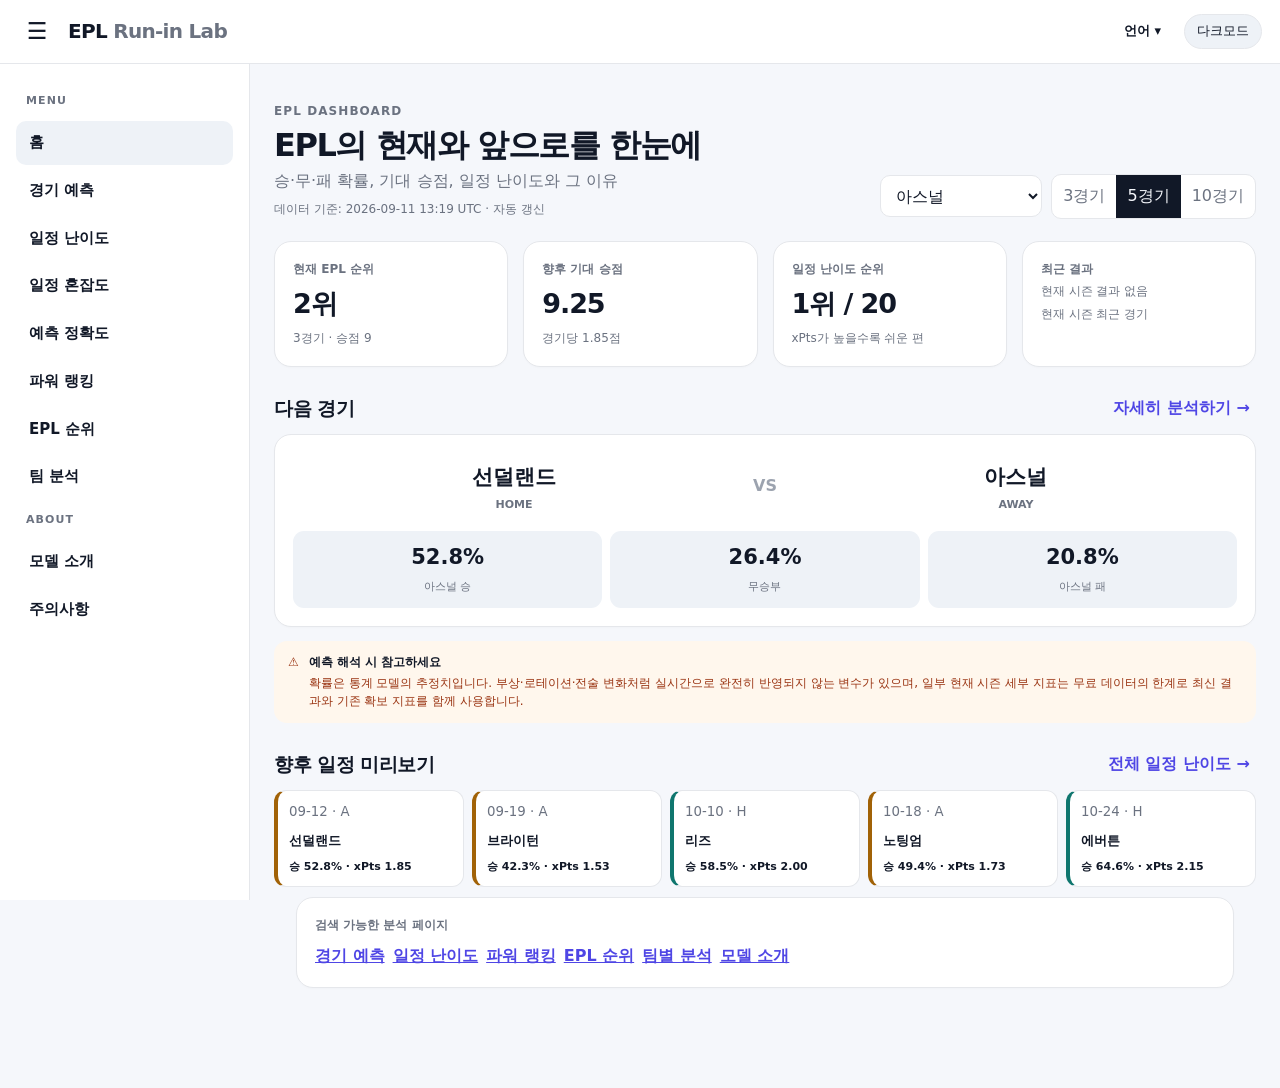
<file: docs/index.html>
<!doctype html>
<html lang="ko">
<head>
<!-- Google tag (gtag.js) -->
<script async src="https://www.googletagmanager.com/gtag/js?id=G-2MHM6WELBT"></script>
<script>
  window.dataLayer = window.dataLayer || [];
  function gtag(){dataLayer.push(arguments);}
  gtag('js', new Date());
  gtag('config', 'G-2MHM6WELBT');
</script>
<meta charset="utf-8" />
<meta name="viewport" content="width=device-width, initial-scale=1" />
<meta name="description" content="EPL 승·무·패 확률, 기대 승점, 일정 난이도, 파워 랭킹과 확률의 이유를 데이터로 분석합니다." />
<title>EPL 경기 예측·일정 난이도·파워 랭킹 | EPL Run-in Lab</title>
<link rel="canonical" href="https://epl-run-in-lab.github.io/epl-run-in-lab/">
<link rel="alternate" hreflang="ko" href="https://epl-run-in-lab.github.io/epl-run-in-lab/">
<link rel="alternate" hreflang="en" href="https://epl-run-in-lab.github.io/epl-run-in-lab/en/">
<link rel="alternate" hreflang="x-default" href="https://epl-run-in-lab.github.io/epl-run-in-lab/">
<meta property="og:type" content="website">
<meta property="og:title" content="EPL 경기 예측·일정 난이도·파워 랭킹 | EPL Run-in Lab">
<meta property="og:description" content="EPL 승·무·패 확률, 기대 승점, 향후 일정 난이도와 파워 랭킹을 데이터 모델로 분석합니다.">
<meta property="og:url" content="https://epl-run-in-lab.github.io/epl-run-in-lab/">
<meta name="twitter:card" content="summary">
<script type="application/ld+json">
{"@context":"https://schema.org","@graph":[
{"@type":"WebSite","@id":"https://epl-run-in-lab.github.io/epl-run-in-lab/#website","url":"https://epl-run-in-lab.github.io/epl-run-in-lab/","name":"EPL Run-in Lab","description":"EPL 경기 예측, 일정 난이도, 기대 승점과 파워 랭킹을 데이터로 분석합니다.","inLanguage":["ko","en"]},
{"@type":"WebPage","@id":"https://epl-run-in-lab.github.io/epl-run-in-lab/#webpage","url":"https://epl-run-in-lab.github.io/epl-run-in-lab/","name":"EPL 경기 예측·일정 난이도·파워 랭킹","isPartOf":{"@id":"https://epl-run-in-lab.github.io/epl-run-in-lab/#website"},"inLanguage":"ko-KR"}
]}
</script>
<style>
:root{
  --bg:#f5f7fb;--panel:#fff;--text:#111827;--muted:#6b7280;--line:#e5e7eb;--soft:#eef2f7;
  --accent:#111827;--good:#0f766e;--bad:#b91c1c;--warn:#a16207;--topbar:rgba(255,255,255,.92);
  --sidebar:#fff;--notice-bg:#fff7ed;--notice-text:#9a3412;--error-bg:#fef2f2;--error-text:#991b1b;
  --shadow:0 12px 30px rgba(17,24,39,.08)
}
body.dark{
  --bg:#0b1220;--panel:#111827;--text:#f3f4f6;--muted:#9ca3af;--line:#263244;--soft:#182235;
  --accent:#f9fafb;--good:#5eead4;--bad:#fca5a5;--warn:#fbbf24;--topbar:rgba(17,24,39,.93);
  --sidebar:#111827;--notice-bg:#2a1d0f;--notice-text:#fdba74;--error-bg:#32151a;--error-text:#fecaca;
  --shadow:0 12px 30px rgba(0,0,0,.28)
}
*{box-sizing:border-box}html{scroll-behavior:smooth}body{margin:0;background:var(--bg);color:var(--text);font-family:Inter,ui-sans-serif,system-ui,-apple-system,BlinkMacSystemFont,"Segoe UI","Noto Sans KR",sans-serif;line-height:1.55}
button,select{font:inherit}.topbar{position:sticky;top:0;z-index:40;height:64px;background:var(--topbar);backdrop-filter:blur(14px);border-bottom:1px solid var(--line);display:flex;align-items:center;gap:12px;padding:0 18px}.menu-btn{border:0;background:transparent;color:var(--text);font-size:24px;width:38px;height:38px;border-radius:10px;cursor:pointer}.menu-btn:hover{background:var(--soft)}.brand{font-weight:900;letter-spacing:-.035em;font-size:20px}.brand span{color:var(--muted)}.top-actions{margin-left:auto;display:flex;align-items:center;gap:5px}.notice-btn{border:0;background:transparent;color:var(--muted);font-size:13px;font-weight:800;height:32px;padding:0 9px;border-radius:9px;cursor:pointer}.notice-btn:hover{background:var(--soft);color:var(--text)}
.theme-toggle{width:46px;height:26px;border:0;border-radius:999px;background:#111827;padding:3px;display:inline-flex;align-items:center;justify-content:flex-start;cursor:pointer;transition:.2s}.switch-knob{width:20px;height:20px;border-radius:50%;background:#fff;display:flex;align-items:center;justify-content:center;transition:.2s}.moon{width:10px;height:10px;border-radius:50%;background:#111827;position:relative}.moon:after{content:"";position:absolute;width:9px;height:9px;border-radius:50%;background:#fff;left:4px;top:-2px}body.dark .theme-toggle{background:#e5e7eb;justify-content:flex-end}body.dark .switch-knob{background:#111827}body.dark .moon{background:#fbbf24}body.dark .moon:after{display:none}
.sidebar{position:fixed;left:0;top:64px;bottom:0;width:250px;background:var(--sidebar);border-right:1px solid var(--line);transform:translateX(-100%);transition:.22s;z-index:35;padding:16px}.sidebar.open{transform:translateX(0)}.overlay{display:none;position:fixed;inset:64px 0 0;background:rgba(0,0,0,.42);z-index:30}.overlay.show{display:block}.nav-label{font-size:11px;color:var(--muted);font-weight:900;text-transform:uppercase;letter-spacing:.1em;margin:10px 10px 8px}.nav-btn{width:100%;border:0;background:transparent;color:var(--text);text-align:left;padding:11px 13px;border-radius:11px;cursor:pointer;font-weight:750;margin-bottom:4px}.nav-btn:hover{background:var(--soft)}.nav-btn.active{background:var(--accent);color:var(--bg)}
.main{width:100%;padding:26px 18px 60px}.container{max-width:1180px;margin:0 auto}.page{display:none}.page.active{display:block}.hero{display:flex;align-items:flex-end;justify-content:space-between;gap:22px;margin-bottom:22px}.hero h1{font-size:32px;line-height:1.08;margin:0 0 7px;letter-spacing:-.045em}.hero p{margin:0;color:var(--muted)}.kicker{font-size:11px;font-weight:900;color:#4f46e5;text-transform:uppercase;letter-spacing:.1em;margin-bottom:7px}body.dark .kicker{color:#a5b4fc}.status{font-size:12px;color:var(--muted);margin-top:6px}.controls{display:flex;gap:9px;align-items:center;flex-wrap:wrap}select,.seg{border:1px solid var(--line);background:var(--panel);color:var(--text);border-radius:10px}select{padding:9px 11px;min-height:42px}.seg{display:flex;overflow:hidden}.seg button{border:0;background:transparent;color:var(--muted);padding:9px 11px;cursor:pointer}.seg button.active{background:var(--accent);color:var(--bg)}
.grid{display:grid;gap:15px}.grid-4{grid-template-columns:repeat(4,1fr)}.grid-3{grid-template-columns:repeat(3,1fr)}.grid-2{grid-template-columns:repeat(2,1fr)}.card{background:var(--panel);border:1px solid var(--line);border-radius:17px;padding:18px;box-shadow:0 1px 2px rgba(17,24,39,.02)}.metric-label{font-size:12px;color:var(--muted);font-weight:800}.metric-value{font-size:27px;font-weight:900;letter-spacing:-.04em;margin-top:5px}.metric-sub{font-size:12px;color:var(--muted);margin-top:4px}.section-head{display:flex;justify-content:space-between;align-items:center;gap:12px;margin:27px 0 11px}.section-head h2{font-size:19px;margin:0;letter-spacing:-.025em}.link-btn{border:0;background:transparent;color:#4f46e5;font-weight:850;cursor:pointer}body.dark .link-btn{color:#a5b4fc}
.match{display:grid;grid-template-columns:1fr auto 1fr;gap:18px;align-items:center;padding:8px 0 5px}.team-side{text-align:center}.team-name{font-size:21px;font-weight:900}.venue{font-size:11px;color:var(--muted);margin-top:2px;font-weight:800}.vs{color:#9ca3af;font-weight:900}.probs{display:grid;grid-template-columns:repeat(3,1fr);gap:8px;margin-top:13px}.prob{background:var(--soft);border-radius:11px;padding:10px;text-align:center}.prob strong{display:block;font-size:21px}.prob span{font-size:11px;color:var(--muted)}
.primary{border:0;background:var(--accent);color:var(--bg);border-radius:11px;padding:10px 13px;font-weight:850;cursor:pointer}.tablewrap{overflow:auto}table{width:100%;border-collapse:collapse;font-size:13px}th,td{padding:11px 9px;border-bottom:1px solid var(--line);white-space:nowrap;text-align:left}th{font-size:11px;color:var(--muted);font-weight:800}.ranknum{font-weight:900}.good{color:var(--good)}.bad{color:var(--bad)}
.fixture-strip{display:grid;grid-template-columns:repeat(5,1fr);gap:8px}.fx{border:1px solid var(--line);border-radius:12px;padding:11px;background:var(--panel)}.fx small{display:block;color:var(--muted);margin-bottom:5px}.fx strong{font-size:13px}.fx .chance{font-size:11px;font-weight:850;margin-top:5px}.easy{border-left:4px solid var(--good)}.medium{border-left:4px solid var(--warn)}.hard{border-left:4px solid var(--bad)}
.factor{display:flex;justify-content:space-between;gap:18px;padding:14px 0;border-bottom:1px solid var(--line)}.factor:last-child{border-bottom:0}.factor-title{font-weight:850}.factor p{margin:4px 0 0;color:var(--muted);font-size:13px;line-height:1.55}.impact{font-weight:900;white-space:nowrap}.legend{font-size:11px;color:var(--muted);margin-top:12px;line-height:1.6}.prior{margin-top:13px;background:var(--notice-bg);color:var(--notice-text);border-radius:11px;padding:12px;font-size:12px;line-height:1.55}
.power-help{font-size:13px;color:var(--muted);line-height:1.7}.power-row{display:grid;grid-template-columns:46px 1fr 90px 115px;align-items:center;gap:12px;padding:12px 0;border-bottom:1px solid var(--line)}.bar{height:7px;background:var(--soft);border-radius:999px;overflow:hidden;margin-top:5px}.bar i{display:block;height:100%;background:var(--accent);border-radius:999px}.power-head{display:grid;grid-template-columns:46px 1fr 90px 115px;gap:12px;padding-bottom:9px;border-bottom:1px solid var(--line);font-size:11px;color:var(--muted);font-weight:850}
.results{display:flex;gap:5px;flex-wrap:wrap}.result-pill{width:28px;height:28px;border-radius:50%;display:inline-flex;align-items:center;justify-content:center;font-size:11px;font-weight:900;background:var(--soft)}.result-pill.W{color:var(--good)}.result-pill.L{color:var(--bad)}.result-pill.D{color:var(--warn)}
.notice-banner{display:flex;gap:10px;align-items:flex-start;background:var(--notice-bg);color:var(--notice-text);border-radius:13px;padding:12px 14px;margin-top:14px;font-size:12px;line-height:1.55}.notice-banner strong{display:block;color:var(--text);margin-bottom:2px}.error{background:var(--error-bg);color:var(--error-text);padding:13px;border-radius:12px;margin-bottom:15px}.modal-backdrop{position:fixed;inset:0;background:rgba(0,0,0,.52);z-index:100;display:none;align-items:center;justify-content:center;padding:20px}.modal-backdrop.show{display:flex}.modal{width:min(570px,100%);background:var(--panel);border:1px solid var(--line);border-radius:18px;padding:21px;box-shadow:var(--shadow)}.modal-head{display:flex;justify-content:space-between;align-items:center}.modal-head h3{margin:0;font-size:19px}.modal-close{border:0;background:transparent;color:var(--text);font-size:22px;cursor:pointer}.modal p{color:var(--muted);font-size:13px;line-height:1.7}.warning-line{background:var(--notice-bg);color:var(--notice-text);border-radius:11px;padding:11px;font-size:12px;line-height:1.6}.method-list{display:grid;gap:10px}.method-item{padding:13px;border:1px solid var(--line);border-radius:12px}.method-item b{display:block;margin-bottom:4px}.method-item span{font-size:12px;color:var(--muted)}
@media(min-width:1100px){.sidebar.open~.main{margin-left:250px;width:calc(100% - 250px)}}
@media(max-width:900px){.grid-4,.grid-3,.grid-2{grid-template-columns:1fr 1fr}.fixture-strip{grid-template-columns:1fr 1fr}.hero{align-items:flex-start;flex-direction:column}.power-row,.power-head{grid-template-columns:38px 1fr 70px 95px}}
@media(max-width:620px){.main{padding:20px 12px 50px}.brand{font-size:18px}.grid-4,.grid-3,.grid-2{grid-template-columns:1fr}.match{grid-template-columns:1fr}.vs{display:none}.probs{gap:6px}.fixture-strip{grid-template-columns:1fr}.power-row,.power-head{grid-template-columns:34px 1fr 62px 82px;font-size:12px}.top-actions{gap:1px}.hero h1{font-size:28px}}
</style>
<link rel="stylesheet" href="./assets/site-shell.css">
<script defer src="./assets/site-shell.js"></script>
</head>
<body>
<header class="topbar">
  <button class="menu-btn" id="menuBtn" aria-label="메뉴 열기">☰</button>
  <div class="brand">EPL Run-in <span>Lab</span></div>
  <div class="top-actions">
    <div style="position:relative">
      <button class="notice-btn" id="langBtn" aria-label="언어 선택" aria-expanded="false" aria-controls="langMenu" aria-haspopup="true">언어 ▾</button>
      <div id="langMenu" style="display:none;position:absolute;right:0;top:38px;min-width:138px;background:var(--panel);border:1px solid var(--line);border-radius:11px;padding:6px;box-shadow:0 14px 34px rgba(0,0,0,.15);z-index:80">
        <a href="./" data-lang="ko" style="display:block;padding:9px 10px;border-radius:8px;text-decoration:none;color:var(--text)">한국어 · Korean</a>
        <a href="./en/" data-lang="en" style="display:block;padding:9px 10px;border-radius:8px;text-decoration:none;color:var(--text)">영어 · English</a>
      </div>
    </div>
    <button class="notice-btn" id="noticeBtn">주의사항</button>
    <button class="theme-toggle" id="themeToggle" aria-label="다크모드로 전환" title="다크모드로 전환"><span class="switch-knob"><span class="moon"></span></span></button>
  </div>
</header>
<div class="sidebar" id="sidebar">
  <div class="nav-label">Menu</div>
  <button class="nav-btn active" data-page="home">홈</button>
  <button class="nav-btn" data-page="prediction">경기 예측</button>
  <button class="nav-btn" data-page="schedule">일정 난이도</button>
  <a class="nav-btn" href="./congestion.html" style="display:block;text-decoration:none;color:var(--text)">일정 혼잡도</a>
  <button class="nav-btn" data-page="power">파워 랭킹</button>
  <button class="nav-btn" data-page="standings">EPL 순위</button>
  <button class="nav-btn" data-page="team">팀 분석</button>
  <div class="nav-label">About</div>
  <button class="nav-btn" data-page="model">모델 소개</button>
</div>
<div class="overlay" id="overlay"></div>
<main class="main"><div class="container">
<div id="error"></div>

<section class="page active" id="home">
  <div class="hero"><div><div class="kicker">EPL Dashboard</div><h1>EPL의 현재와 앞으로를 한눈에</h1><p>승·무·패 확률, 기대 승점, 일정 난이도와 그 이유</p><div class="status" id="status">데이터 불러오는 중…</div></div><div class="controls"><select class="team-select"></select><div class="seg horizon"><button data-h="3">3경기</button><button class="active" data-h="5">5경기</button><button data-h="10">10경기</button></div></div></div>
  <div class="grid grid-4">
    <div class="card"><div class="metric-label">현재 EPL 순위</div><div class="metric-value" id="homeRank">-</div><div class="metric-sub" id="homePoints">-</div></div>
    <div class="card"><div class="metric-label">향후 기대 승점</div><div class="metric-value" id="homeXPts">-</div><div class="metric-sub" id="homeXPPG">-</div></div>
    <div class="card"><div class="metric-label">일정 난이도 순위</div><div class="metric-value" id="homeScheduleRank">-</div><div class="metric-sub">xPts가 높을수록 쉬운 편</div></div>
    <div class="card"><div class="metric-label">최근 결과</div><div class="results" id="homeRecent">-</div><div class="metric-sub">현재 시즌 최근 경기</div></div>
  </div>
  <div class="section-head"><h2>다음 경기</h2><button class="link-btn" data-go="prediction">자세히 분석하기 →</button></div>
  <div class="card" id="homeNextMatch"></div>
  <div class="notice-banner"><div>⚠</div><div><strong>예측 해석 시 참고하세요</strong>확률은 통계 모델의 추정치입니다. 부상·로테이션·전술 변화처럼 실시간으로 완전히 반영되지 않는 변수가 있으며, 일부 현재 시즌 세부 지표는 무료 데이터의 한계로 최신 결과와 기존 확보 지표를 함께 사용합니다.</div></div>
  <div class="section-head"><h2>향후 일정 미리보기</h2><button class="link-btn" data-go="schedule">전체 일정 난이도 →</button></div>
  <div class="fixture-strip" id="homeFixtures"></div>
</section>

<section class="page" id="prediction">
  <div class="hero"><div><div class="kicker">Match Prediction</div><h1>경기 예측</h1><p>확률뿐 아니라 왜 그런 확률이 나왔는지도 설명합니다.</p></div><div class="controls"><select class="team-select"></select></div></div>
  <div id="predictionContent"></div>
</section>

<section class="page" id="schedule">
  <div class="hero"><div><div class="kicker">Fixture Difficulty</div><h1>일정 난이도</h1><p>향후 일정에서 기대할 수 있는 승점을 기준으로 20개 팀을 비교합니다.</p><p><a href="./congestion.html" style="color:var(--text)">컵대회 포함 일정 혼잡도 확인 →</a></p></div><div class="controls"><select class="team-select"></select><div class="seg horizon"><button data-h="3">3경기</button><button class="active" data-h="5">5경기</button><button data-h="10">10경기</button></div></div></div>
  <div class="grid grid-2"><div class="card"><h3 style="margin-top:0">일정 난이도 순위</h3><div class="tablewrap"><table><thead><tr><th>#</th><th>팀</th><th>xPts</th><th>xPPG</th></tr></thead><tbody id="scheduleTable"></tbody></table></div></div><div><div class="section-head" style="margin-top:0"><h2 id="scheduleTeamTitle">향후 일정</h2></div><div class="fixture-strip" id="scheduleFixtures" style="grid-template-columns:1fr"></div></div></div>
</section>

<section class="page" id="power">
  <div class="hero"><div><div class="kicker">Power Ranking</div><h1>파워 랭킹</h1><p>실제 순위가 아니라, 같은 조건에서 붙었을 때 모델이 어느 팀을 더 강하게 보는지 비교합니다.</p></div></div>
  <div class="card" style="margin-bottom:15px"><div class="metric-label">Power Score는 어떻게 계산하나요?</div><div style="font-size:18px;font-weight:900;margin-top:6px">리그 평균 수준의 가상 상대와 홈·원정에서 각각 붙는다고 가정합니다.</div><div class="power-help">현재 예측 모델이 각 팀의 기대 승점(xPts)을 계산한 뒤 홈·원정 값을 평균냅니다. 그 시점에서 가장 높은 팀을 100으로 두고 다른 팀을 상대적으로 환산한 값이 Power Score입니다. 최근 승점, 득점·실점, 슈팅·유효슈팅, 홈·원정 경기력이 같은 예측 모델을 통해 반영됩니다. 따라서 실제 승점이나 <b>현재 EPL 순위</b>와는 다른 지표입니다.</div></div>
  <div class="card"><div class="power-head"><span>파워</span><span>팀</span><span>점수</span><span>현재 EPL 순위</span></div><div id="powerRows"></div></div>
</section>

<section class="page" id="standings">
  <div class="hero"><div><div class="kicker">League Table</div><h1>EPL 순위</h1><p>현재 시즌 실제 경기 결과 기준 순위입니다.</p></div></div>
  <div class="card tablewrap"><table><thead><tr><th>#</th><th>팀</th><th>경기</th><th>승</th><th>무</th><th>패</th><th>득실</th><th>승점</th></tr></thead><tbody id="standingsTable"></tbody></table></div>
</section>

<section class="page" id="team">
  <div class="hero"><div><div class="kicker">Team Profile</div><h1 id="teamPageTitle">팀 분석</h1><p>현재 상태와 향후 일정을 한 페이지에서 봅니다.</p><a id="teamDetailLink" class="link-btn" href="./teams/arsenal/">상세 팀 페이지 →</a></div><div class="controls"><select class="team-select"></select></div></div>
  <div class="grid grid-4"><div class="card"><div class="metric-label">현재 EPL 순위</div><div class="metric-value" id="teamRank">-</div></div><div class="card"><div class="metric-label">현재 승점</div><div class="metric-value" id="teamPts">-</div></div><div class="card"><div class="metric-label">Power Score</div><div class="metric-value" id="teamPower">-</div><div class="metric-sub" id="teamPowerRank">-</div></div><div class="card"><div class="metric-label">향후 5경기 xPts</div><div class="metric-value" id="teamFutureXPts">-</div></div></div>
  <div class="section-head"><h2>모델이 보는 현재 경기력</h2></div><div class="grid grid-3" id="teamStats"></div>
  <div class="section-head"><h2>최근 결과</h2></div><div class="card"><div class="results" id="teamRecent"></div><div id="recentDetail" class="metric-sub" style="margin-top:10px"></div></div>
  <div class="section-head"><h2>향후 5경기</h2></div><div class="fixture-strip" id="teamFixtures"></div>
</section>

<section class="page" id="model">
  <div class="hero"><div><div class="kicker">Methodology</div><h1>모델 소개</h1><p>예측이 어떤 데이터를 보고, 왜 이런 확률을 만드는지 설명합니다.</p></div></div>
  <div class="grid grid-2"><div class="card"><h3>예측에 사용하는 정보</h3><div class="method-list"><div class="method-item"><b>최근 경기 흐름</b><span>승점, 득점, 실점을 최근 경기일수록 더 큰 비중으로 반영합니다.</span></div><div class="method-item"><b>공격 기회 창출</b><span>확보 가능한 슈팅과 유효슈팅 정보를 사용합니다.</span></div><div class="method-item"><b>홈·원정 경기력</b><span>전체 성적과 별도로 홈/원정 성적을 따로 계산합니다.</span></div></div></div><div class="card"><h3>확률의 이유는 어떻게 계산하나요?</h3><p class="power-help">각 요인을 리그 중립 수준으로 되돌린 뒤 모델을 다시 계산합니다. 이때 선택한 팀의 승리 확률이 얼마나 달라지는지를 %p로 보여줍니다. 요인 간 상호작용이 있으므로 각 효과를 단순히 더한 값이 최종 확률과 정확히 일치하지는 않습니다.</p><h3 style="margin-top:20px">승격팀은?</h3><p class="power-help">EPL 표본이 적은 초반에는 직전 Championship 시즌 기록을 과거 승격팀 사례로 보수적으로 변환한 초기 전력값을 함께 사용하고, EPL 경기가 쌓이면 첫 10경기 동안 점차 영향이 줄어듭니다.</p></div></div>
</section>
</div><section style="max-width:1180px;margin:10px auto 30px;padding:0 22px">
<div class="card">
  <div class="metric-label">검색 가능한 분석 페이지</div>
  <div style="display:flex;flex-wrap:wrap;gap:8px;margin-top:10px">
    <a class="link-btn" href="./predictions/">경기 예측</a>
    <a class="link-btn" href="./fixture-difficulty/">일정 난이도</a>
    <a class="link-btn" href="./power-ranking/">파워 랭킹</a>
    <a class="link-btn" href="./standings/">EPL 순위</a>
    <a class="link-btn" href="./teams/">팀별 분석</a>
    <a class="link-btn" href="./model/">모델 소개</a>
  </div>
</div>
</section></main>

<div class="modal-backdrop" id="noticeModal" aria-hidden="true"><div class="modal" role="dialog" aria-modal="true"><div class="modal-head"><h3>예측 데이터 주의사항</h3><button class="modal-close" id="noticeClose" aria-label="닫기">×</button></div><p>EPL Run-in Lab의 승·무·패 확률과 기대 승점은 과거 및 현재 경기 데이터를 이용한 통계 모델의 추정치입니다. 팀 전력, 부상, 퇴장, 로테이션, 전술 변화처럼 모델에 실시간으로 완전히 반영되지 않는 변수가 존재할 수 있습니다.</p><p>현재 시즌의 일부 세부 경기 지표는 무료 데이터 소스에서 즉시 제공되지 않을 수 있어 최신 결과 데이터와 기존에 확보된 지표가 함께 사용될 수 있습니다.</p><div class="warning-line">이 수치는 경기 결과를 보장하거나 베팅을 권유하기 위한 정보가 아니라 EPL 일정과 경기 흐름을 데이터 관점에서 비교하기 위한 참고 자료입니다.</div></div></div>

<script>
const qp=new URLSearchParams(location.search);let D=null,H=5,selectedTeam=qp.get('team')||'Arsenal';const initialPage=qp.get('page');
const pct=x=>Number.isFinite(x)?(x*100).toFixed(1)+'%':'-';
const fmt=x=>Number.isFinite(x)?x.toFixed(2):'-';
const $=id=>document.getElementById(id);
const TEAM_KO={"Arsenal":"아스널","Aston Villa":"애스턴 빌라","Bournemouth":"본머스","Brentford":"브렌트퍼드","Brighton":"브라이턴","Chelsea":"첼시","Coventry":"코번트리","Coventry City":"코번트리","Crystal Palace":"크리스털 팰리스","Everton":"에버튼","Fulham":"풀럼","Hull":"헐 시티","Ipswich":"입스위치","Leeds":"리즈","Liverpool":"리버풀","Man City":"맨시티","Man United":"맨유","Newcastle":"뉴캐슬","Nottingham":"노팅엄","Nott'm Forest":"노팅엄","Nottingham Forest":"노팅엄","Sunderland":"선덜랜드","Tottenham":"토트넘"};
function displayTeam(n){return TEAM_KO[n]||n}
function teamSlug(n){return String(n||'').toLowerCase().replace(/&/g,'and').replace(/[^a-z0-9]+/g,'-').replace(/^-|-$/g,'')}
function page(id){document.querySelectorAll('.page').forEach(p=>p.classList.toggle('active',p.id===id));document.querySelectorAll('.nav-btn').forEach(b=>b.classList.toggle('active',b.dataset.page===id));if(innerWidth<1100)setSidebar(false);scrollTo({top:0,behavior:'smooth'});renderAll()}
function setSidebar(v){$('sidebar').classList.toggle('open',v);$('overlay').classList.toggle('show',v&&innerWidth<1100)}
$('menuBtn').onclick=()=>setSidebar(!$('sidebar').classList.contains('open'));$('overlay').onclick=()=>setSidebar(false);if(innerWidth>=1100)setSidebar(true);
document.querySelectorAll('.nav-btn[data-page]').forEach(b=>b.onclick=()=>page(b.dataset.page));document.querySelectorAll('[data-go]').forEach(b=>b.onclick=()=>page(b.dataset.go));
const langBtn=$('langBtn'),langMenu=$('langMenu');langBtn.onclick=e=>{e.stopPropagation();langMenu.style.display=langMenu.style.display==='block'?'none':'block'};document.addEventListener('click',()=>langMenu.style.display='none');langMenu.onclick=e=>e.stopPropagation();document.querySelectorAll('[data-lang]').forEach(a=>a.addEventListener('click',()=>localStorage.setItem('runin-lang',a.dataset.lang)));
const themeToggle=$('themeToggle');if(localStorage.getItem('runin-theme')==='dark')document.body.classList.add('dark');function syncTheme(){const d=document.body.classList.contains('dark');themeToggle.title=d?'라이트모드로 전환':'다크모드로 전환';themeToggle.setAttribute('aria-label',themeToggle.title)}syncTheme();themeToggle.onclick=()=>{document.body.classList.toggle('dark');localStorage.setItem('runin-theme',document.body.classList.contains('dark')?'dark':'light');syncTheme()};
const shareBtn=$('shareBtn');if(shareBtn){shareBtn.onclick=async()=>{const data={title:document.title,text:'EPL 경기 예측·일정 난이도·파워 랭킹',url:location.href};if(navigator.share){try{await navigator.share(data);return}catch(e){}}try{await navigator.clipboard.writeText(location.href);shareBtn.textContent='복사됨';setTimeout(()=>shareBtn.textContent='공유',1300)}catch(e){}};}
function notice(v){$('noticeModal').classList.toggle('show',v);$('noticeModal').setAttribute('aria-hidden',v?'false':'true')}$('noticeBtn').onclick=()=>notice(true);$('noticeClose').onclick=()=>notice(false);$('noticeModal').onclick=e=>{if(e.target===$('noticeModal'))notice(false)};addEventListener('keydown',e=>{if(e.key==='Escape')notice(false)});
function syncControls(){document.querySelectorAll('.team-select').forEach(s=>{s.value=selectedTeam});document.querySelectorAll('.horizon button').forEach(b=>b.classList.toggle('active',+b.dataset.h===H))}
document.querySelectorAll('.horizon button').forEach(b=>b.onclick=()=>{H=+b.dataset.h;syncControls();renderAll()});document.querySelectorAll('.team-select').forEach(s=>s.onchange=()=>{selectedTeam=s.value;syncControls();renderAll()});
function standing(t){return (D?.standings||[]).find(x=>x.team===t)}function ranking(t,h=H){return (D?.rankings?.[String(h)]||[]).find(x=>x.team===t)}function profile(t){return D?.teamProfiles?.[t]||{}}function power(t){return (D?.powerRankings||[]).find(x=>x.team===t)}
function recentPills(arr){if(!arr?.length)return '<span class="metric-sub">현재 시즌 결과 없음</span>';return arr.map(r=>{const pill=`<span class="result-pill ${r.result}" title="${r.date} ${displayTeam(r.opponent)} ${r.gf}-${r.ga}${r.reportUrl?' · 경기 상세 보기':''}">${r.result}</span>`;return r.reportUrl?`<a href="${r.reportUrl}" aria-label="${r.date} ${displayTeam(r.opponent)} 경기 상세" style="text-decoration:none">${pill}</a>`:pill}).join('')}
function fixtureClass(win){return win>=.58?'easy':win<.40?'hard':'medium'}
function fixtureCards(gs){if(!gs?.length)return '<div class="metric-sub">예정된 경기가 없습니다.</div>';return gs.map(g=>`<div class="fx ${fixtureClass(g.win)}"><small>${g.date.slice(5)} · ${g.venue}</small><strong>${displayTeam(g.opponent)}</strong><div class="chance">승 ${pct(g.win)} · xPts ${fmt(g.xpts)}</div></div>`).join('')}
function matchCard(g,t){if(!g)return '<div class="metric-sub">예정된 경기가 없습니다.</div>';const home=g.venue==='H'?t:g.opponent,away=g.venue==='H'?g.opponent:t;return `<div class="match"><div class="team-side"><div class="team-name">${displayTeam(home)}</div><div class="venue">HOME</div></div><div class="vs">VS</div><div class="team-side"><div class="team-name">${displayTeam(away)}</div><div class="venue">AWAY</div></div></div><div class="probs"><div class="prob"><strong>${pct(g.win)}</strong><span>${displayTeam(t)} 승</span></div><div class="prob"><strong>${pct(g.draw)}</strong><span>무승부</span></div><div class="prob"><strong>${pct(g.loss)}</strong><span>${displayTeam(t)} 패</span></div></div>`}
function renderHome(){const t=selectedTeam,st=standing(t),r=ranking(t),gs=(D.games?.[t]||[]).slice(0,H),p=profile(t);$('homeRank').textContent=st?st.rank+'위':'-';$('homePoints').textContent=st?`${st.played}경기 · 승점 ${st.points}`:'-';$('homeXPts').textContent=r?fmt(r.xpts):'-';$('homeXPPG').textContent=r?`경기당 ${fmt(r.xppg)}점`:'-';$('homeScheduleRank').textContent=r?`${r.rank}위 / ${(D.rankings?.[String(H)]||[]).length}`:'-';$('homeRecent').innerHTML=recentPills(p.recentResults);$('homeNextMatch').innerHTML=matchCard(gs[0],t);$('homeFixtures').innerHTML=fixtureCards(gs)}
function renderPrediction(){const t=selectedTeam,g=(D.games?.[t]||[])[0];if(!g){$('predictionContent').innerHTML='<div class="card">예정된 경기가 없습니다.</div>';return}const home=g.venue==='H'?t:g.opponent,away=g.venue==='H'?g.opponent:t;const factors=(g.details||[]).map(d=>`<div class="factor"><div><div class="factor-title">${d.title}</div><p>${d.body}</p></div><div class="impact ${d.favorable?'good':'bad'}">${d.impact>=0?'+':''}${Number(d.impact).toFixed(1)}%p</div></div>`).join('');$('predictionContent').innerHTML=`<div class="grid grid-2"><div class="card">${matchCard(g,t)}</div><div class="card"><div class="metric-label">모델 해석</div><div style="font-size:24px;font-weight:900;margin-top:7px">${displayTeam(t)} 승 ${pct(g.win)}</div><p class="power-help">${displayTeam(home)} vs ${displayTeam(away)}에서 모델이 계산한 선택 팀 기준 확률입니다. 아래에서 어떤 요소가 이 확률을 올리고 내렸는지 확인할 수 있습니다.</p></div></div><div class="section-head"><h2>왜 ${displayTeam(t)}의 승리 확률이 ${pct(g.win)}인가?</h2></div><div class="card">${factors||'<div class="metric-sub">설명 데이터가 없습니다.</div>'}${g.promotionNote?`<div class="prior"><b>승격팀 전력 보정</b><br>${g.promotionNote}</div>`:''}<div class="legend">각 %p는 해당 요인만 리그 중립 수준으로 바꿔 다시 계산했을 때 선택한 팀의 승리 확률이 얼마나 달라지는지를 뜻합니다. 여러 요인은 서로 영향을 주므로 단순 합산값과 최종 확률은 정확히 일치하지 않을 수 있습니다.</div></div>`}
function renderSchedule(){const rr=D.rankings?.[String(H)]||[];$('scheduleTable').innerHTML=rr.map(r=>`<tr><td class="ranknum">${r.rank}</td><td>${displayTeam(r.team)}</td><td>${fmt(r.xpts)}</td><td>${fmt(r.xppg)}</td></tr>`).join('');$('scheduleTeamTitle').textContent=`${displayTeam(selectedTeam)} 향후 ${H}경기`;$('scheduleFixtures').innerHTML=fixtureCards((D.games?.[selectedTeam]||[]).slice(0,H))}
function renderPower(){const rows=D.powerRankings||[];$('powerRows').innerHTML=rows.length?rows.map(r=>`<div class="power-row"><b>${r.rank}</b><div><b>${displayTeam(r.team)}</b><div class="bar"><i style="width:${Math.max(0,Math.min(100,r.score))}%"></i></div><div class="metric-sub">중립 상대 xPts ${Number(r.neutralXPPG).toFixed(2)}</div></div><strong>${Number(r.score).toFixed(1)}</strong><span>${r.currentEPLRank?r.currentEPLRank+'위':'-'}</span></div>`).join(''):'<div class="metric-sub" style="padding:14px 0">새 update_predictions.py로 자동 업데이트를 한 번 실행하면 파워 랭킹이 생성됩니다.</div>'}
function renderStandings(){$('standingsTable').innerHTML=(D.standings||[]).map(r=>`<tr><td class="ranknum">${r.rank}</td><td><b>${displayTeam(r.team)}</b></td><td>${r.played}</td><td>${r.won}</td><td>${r.drawn}</td><td>${r.lost}</td><td>${r.gd>0?'+':''}${r.gd}</td><td><b>${r.points}</b></td></tr>`).join('')}
function renderTeam(){const t=selectedTeam,st=standing(t),pr=power(t),pf=profile(t),r5=ranking(t,5),ms=pf.modelStats||{};const dl=$('teamDetailLink');if(dl)dl.href='./teams/'+teamSlug(t)+'/';$('teamPageTitle').textContent=displayTeam(t);$('teamRank').textContent=st?st.rank+'위':'-';$('teamPts').textContent=st?st.points:'-';$('teamPower').textContent=pr?Number(pr.score).toFixed(1):'-';$('teamPowerRank').textContent=pr?`파워 랭킹 ${pr.rank}위`:'자동 업데이트 후 표시';$('teamFutureXPts').textContent=r5?fmt(r5.xpts):'-';const stats=[['최근 가중 PPG',ms.ppg],['최근 가중 득점',ms.gf],['최근 가중 실점',ms.ga],['슈팅',ms.shots],['유효슈팅',ms.sot],['홈 / 원정 PPG',ms.homePPG!=null&&ms.awayPPG!=null?`${ms.homePPG.toFixed(2)} / ${ms.awayPPG.toFixed(2)}`:null]];$('teamStats').innerHTML=stats.map(([a,b])=>`<div class="card"><div class="metric-label">${a}</div><div class="metric-value">${b==null?'-':typeof b==='number'?b.toFixed(2):b}</div></div>`).join('');$('teamRecent').innerHTML=recentPills(pf.recentResults);$('recentDetail').textContent=(pf.recentResults||[]).map(r=>`${r.date.slice(5)} ${r.venue} ${displayTeam(r.opponent)} ${r.gf}-${r.ga}`).join(' · ');$('teamFixtures').innerHTML=fixtureCards((D.games?.[t]||[]).slice(0,5))}
function renderAll(){if(!D)return;syncControls();renderHome();renderPrediction();renderSchedule();renderPower();renderStandings();renderTeam()}
async function init(){try{const res=await fetch('./data/predictions.json?ts='+Date.now(),{cache:'no-store'});if(!res.ok)throw new Error('HTTP '+res.status);D=await res.json();const teams=Object.keys(D.games||{}).sort((a,b)=>displayTeam(a).localeCompare(displayTeam(b),'ko'));document.querySelectorAll('.team-select').forEach(s=>{s.innerHTML=teams.map(t=>`<option value="${t}">${displayTeam(t)}</option>`).join('')});selectedTeam=teams.includes(selectedTeam)?selectedTeam:(teams.includes('Arsenal')?'Arsenal':teams[0]);$('status').textContent='데이터 기준: '+(D.asOf||'알 수 없음')+' · 자동 갱신';$('error').innerHTML='';renderAll();if(['home','prediction','schedule','power','standings','team','model'].includes(initialPage))page(initialPage)}catch(e){$('status').textContent='데이터를 불러오지 못했습니다.';$('error').innerHTML='<div class="error">predictions.json을 불러올 수 없습니다. GitHub Pages 배포와 Actions 실행 상태를 확인하세요.</div>'}}
init();
</script>
</body>
</html>
</file>
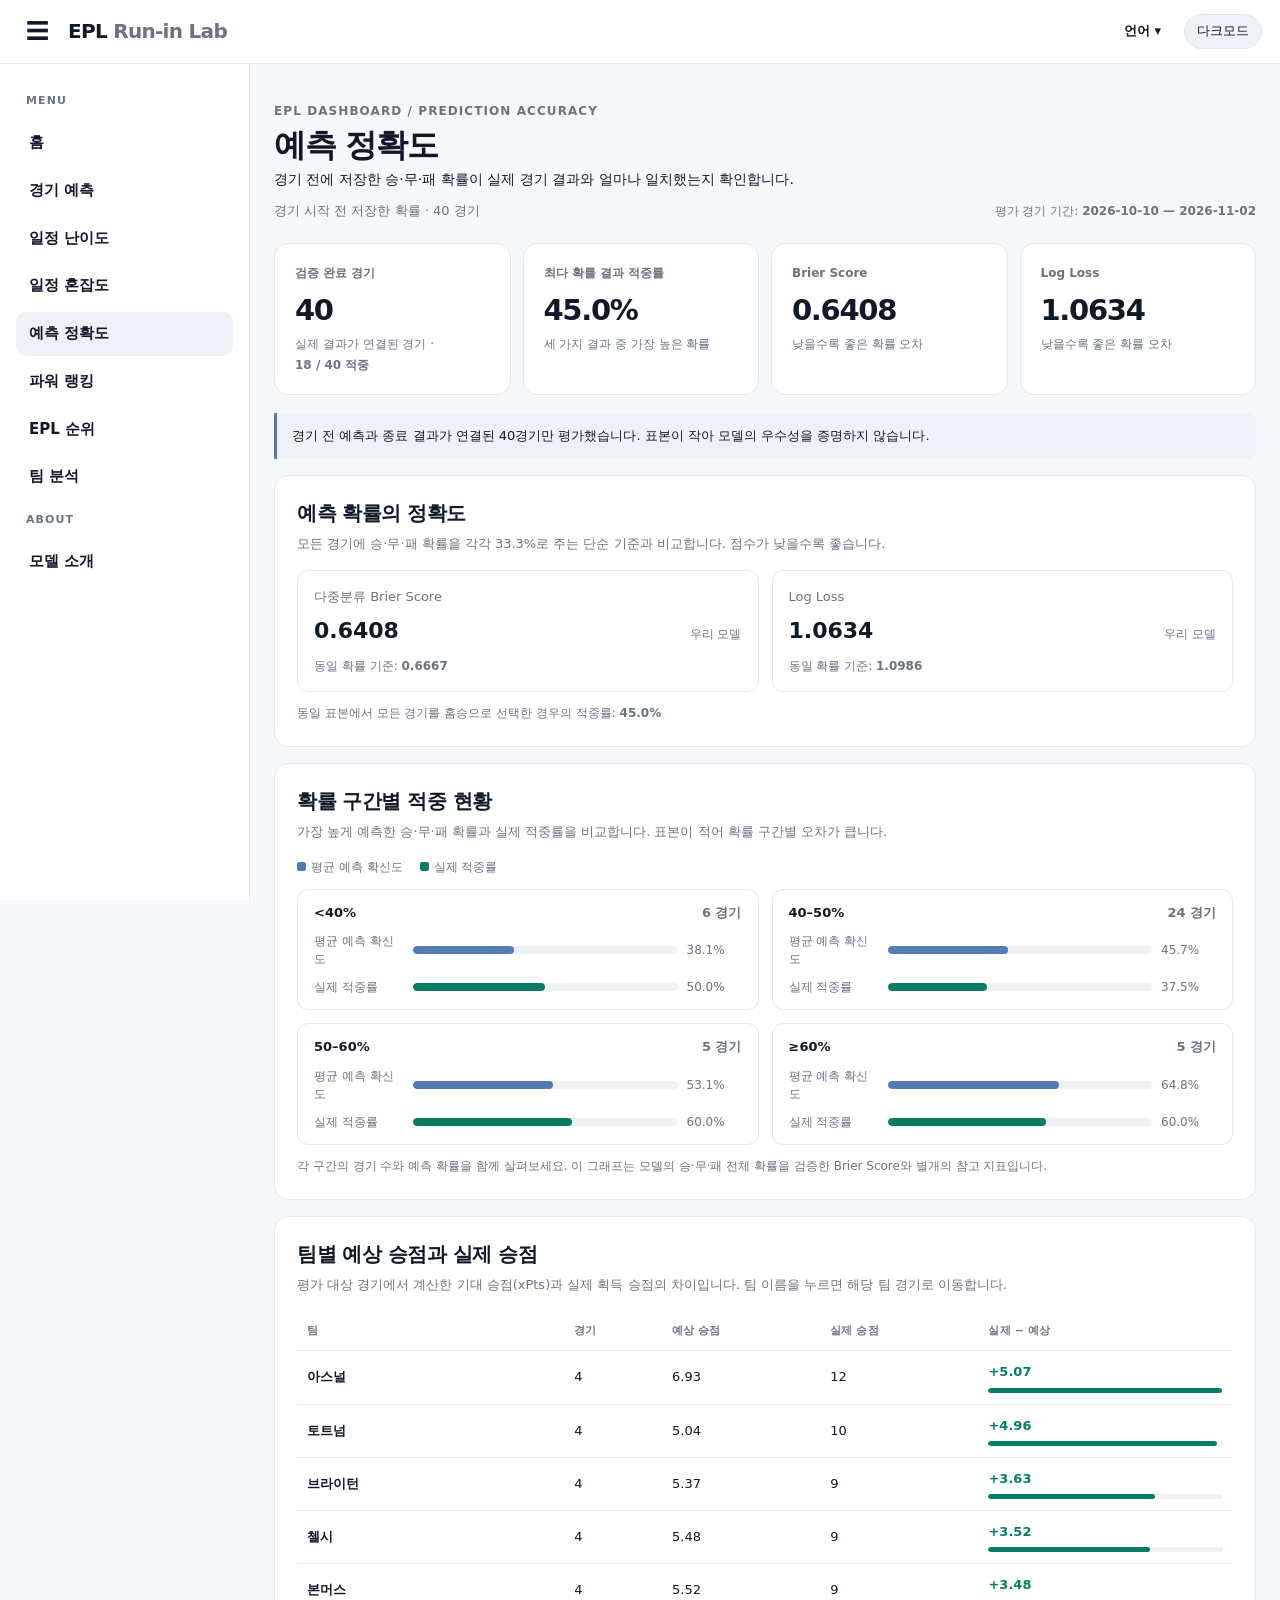
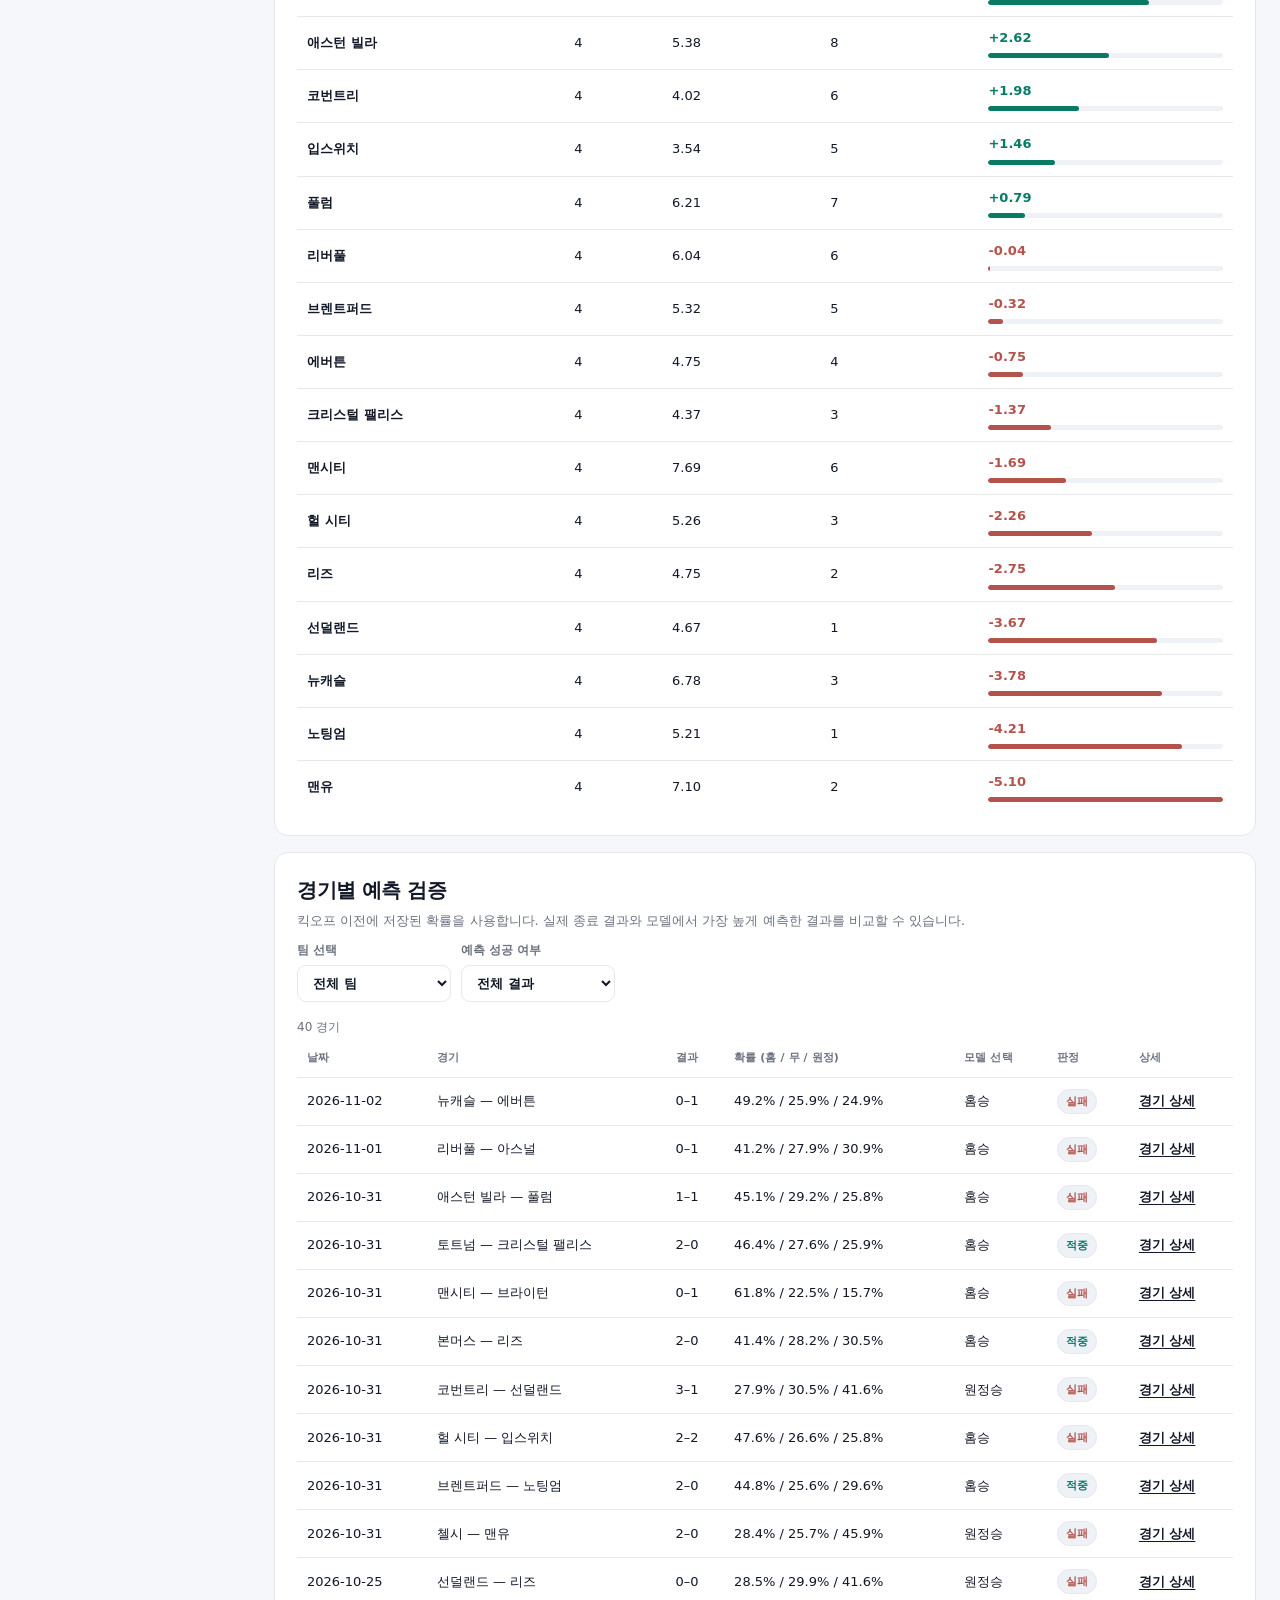
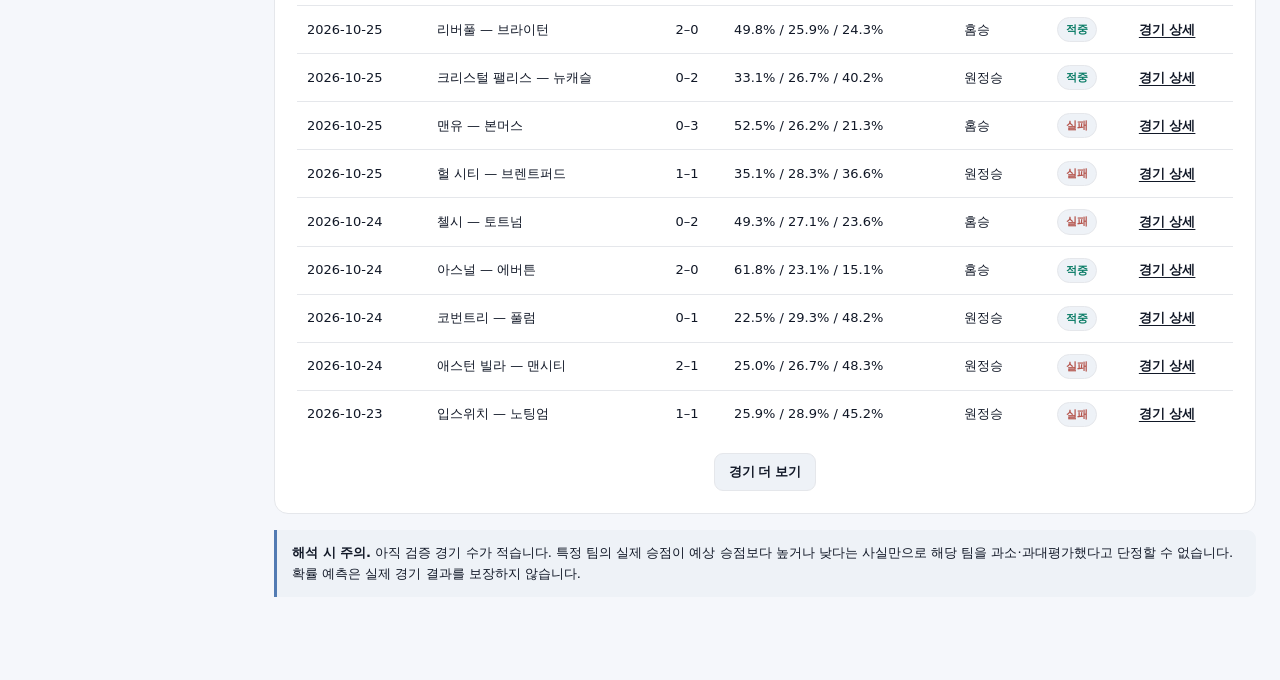
<file: docs/accuracy.html>
<!doctype html>
<html lang="ko">
<head>
<meta charset="utf-8"><meta name="viewport" content="width=device-width,initial-scale=1">
<title>예측 정확도 | EPL Run-in Lab</title>
<meta name="description" content="EPL Run-in Lab의 경기 전 승·무·패 예측 정확도, Brier Score, Log Loss, 팀별 예상 승점과 실제 결과를 검증합니다.">
<link rel="canonical" href="https://epl-run-in-lab.github.io/epl-run-in-lab/accuracy.html">
<link rel="alternate" hreflang="ko" href="https://epl-run-in-lab.github.io/epl-run-in-lab/accuracy.html">
<link rel="alternate" hreflang="en" href="https://epl-run-in-lab.github.io/epl-run-in-lab/en/accuracy.html">
<link rel="alternate" hreflang="x-default" href="https://epl-run-in-lab.github.io/epl-run-in-lab/accuracy.html">
<link rel="stylesheet" href="./assets/accuracy-dashboard.css">
<link rel="stylesheet" href="./assets/site-shell.css">
<script defer src="./assets/site-shell.js"></script>
<script defer src="./assets/accuracy-dashboard.js"></script>
</head>
<body>
<header class="topbar">
<button class="menu-btn" type="button" id="menuBtn" aria-controls="sidebar" aria-expanded="false" aria-label="메뉴 열기">☰</button>
<a class="brand" href="./">EPL <span>Run-in Lab</span></a>
<div class="top-actions"></div>
</header>
<nav class="sidebar" id="sidebar" aria-label="사이트 메뉴">
<div class="nav-label">Menu</div>
<a class="nav-btn" href="./">홈</a>
<a class="nav-btn" href="./?page=prediction">경기 예측</a>
<a class="nav-btn" href="./?page=schedule">일정 난이도</a>
<a class="nav-btn" href="./congestion.html">일정 혼잡도</a>
<a class="nav-btn active" href="./accuracy.html" aria-current="page">예측 정확도</a>
<a class="nav-btn" href="./?page=power">파워 랭킹</a>
<a class="nav-btn" href="./?page=standings">EPL 순위</a>
<a class="nav-btn" href="./?page=team">팀 분석</a>
<div class="nav-label">About</div>
<a class="nav-btn" href="./?page=model">모델 소개</a>
</nav>
<div class="overlay" id="overlay"></div>
<main>
<div class="hero"><div><div class="eyebrow">EPL Dashboard / Prediction Accuracy</div><h1>예측 정확도</h1><p>경기 전에 저장한 승·무·패 확률이 실제 경기 결과와 얼마나 일치했는지 확인합니다.</p><div class="status" id="accStatus" aria-live="polite"></div></div><div class="data-range">평가 경기 기간: <strong id="accDates">—</strong></div></div>
<section class="acc-kpis" aria-label="모델 예측 정확도 지표"><div class="acc-kpi"><span>검증 완료 경기</span><strong id="accCount">—</strong><small>실제 결과가 연결된 경기 · <span id="accCountNote">—</span></small></div>
<div class="acc-kpi"><span>최다 확률 결과 적중률</span><strong id="accAccuracy">—</strong><small>세 가지 결과 중 가장 높은 확률</small></div>
<div class="acc-kpi"><span>Brier Score</span><strong id="accBrier">—</strong><small>낮을수록 좋은 확률 오차</small></div>
<div class="acc-kpi"><span>Log Loss</span><strong id="accLoss">—</strong><small>낮을수록 좋은 확률 오차</small></div></section>
<p class="acc-note" id="accLimit" role="note"></p>
<section class="acc-card" aria-labelledby="accBenchTitle">
<div class="acc-card-head"><div><h2 id="accBenchTitle">예측 확률의 정확도</h2><p class="acc-desc">모든 경기에 승·무·패 확률을 각각 33.3%로 주는 단순 기준과 비교합니다. 점수가 낮을수록 좋습니다.</p></div></div>
<div class="acc-two">
<div class="acc-benchmark"><div class="acc-benchmark-label">다중분류 Brier Score</div><div class="acc-benchmark-values"><strong id="accBrier2">—</strong><small>우리 모델</small></div><div class="acc-benchmark-meta">동일 확률 기준: <b id="accBaseBrier">—</b></div></div>
<div class="acc-benchmark"><div class="acc-benchmark-label">Log Loss</div><div class="acc-benchmark-values"><strong id="accLoss2">—</strong><small>우리 모델</small></div><div class="acc-benchmark-meta">동일 확률 기준: <b id="accBaseLoss">—</b></div></div>
</div>
<p class="acc-footnote">동일 표본에서 모든 경기를 홈승으로 선택한 경우의 적중률: <strong id="accBaseHome">—</strong></p>
</section>
<section class="acc-card" aria-labelledby="accCalTitle">
<div class="acc-card-head"><div><h2 id="accCalTitle">확률 구간별 적중 현황</h2><p class="acc-desc">가장 높게 예측한 승·무·패 확률과 실제 적중률을 비교합니다. 표본이 적어 확률 구간별 오차가 큽니다.</p></div></div>
<div class="acc-legend"><span><b></b>평균 예측 확신도</span><span><b class="observed"></b>실제 적중률</span></div>
<div class="acc-calibration" id="accCalibrationRows"></div>
<p class="acc-footnote">각 구간의 경기 수와 예측 확률을 함께 살펴보세요. 이 그래프는 모델의 승·무·패 전체 확률을 검증한 Brier Score와 별개의 참고 지표입니다.</p>
</section>
<section class="acc-card" aria-labelledby="accTeamTitle">
<div class="acc-card-head"><div><h2 id="accTeamTitle">팀별 예상 승점과 실제 승점</h2><p class="acc-desc">평가 대상 경기에서 계산한 기대 승점(xPts)과 실제 획득 승점의 차이입니다. 팀 이름을 누르면 해당 팀 경기로 이동합니다.</p></div></div>
<div class="acc-table-wrap"><table class="acc-table"><thead><tr><th scope="col">팀</th><th scope="col">경기</th><th scope="col">예상 승점</th><th scope="col">실제 승점</th><th scope="col">실제 − 예상</th></tr></thead><tbody id="accTeamRows"></tbody></table></div>
</section>
<section class="acc-card" id="accFixtureSection" aria-labelledby="accFixtureTitle">
<div class="acc-card-head"><div><h2 id="accFixtureTitle">경기별 예측 검증</h2><p class="acc-desc">킥오프 이전에 저장된 확률을 사용합니다. 실제 종료 결과와 모델에서 가장 높게 예측한 결과를 비교할 수 있습니다.</p></div>
<div class="acc-controls">
<label class="acc-field">팀 선택<select id="accTeamFilter"><option value="all">전체 결과</option></select></label>
<label class="acc-field">예측 성공 여부<select id="accHitFilter"><option value="all">전체 결과</option><option value="correct">예측 적중</option><option value="incorrect">예측 실패</option></select></label>
</div></div>
<div class="acc-footnote" id="accFixtureCount"></div>
<div class="acc-table-wrap"><table class="acc-table"><thead><tr><th scope="col">날짜</th><th scope="col">경기</th><th scope="col">결과</th><th scope="col">확률 (홈 / 무 / 원정)</th><th scope="col">모델 선택</th><th scope="col">판정</th><th scope="col">상세</th></tr></thead><tbody id="accFixtureRows"></tbody></table></div>
<p id="accNoFixtures" class="acc-empty acc-hidden">조건에 맞는 경기가 없습니다.</p>
<div class="acc-more"><button class="acc-btn acc-hidden" type="button" id="accShowMore">경기 더 보기</button></div>
</section>
<section class="acc-note" aria-label="해석 시 주의"><strong>해석 시 주의.</strong> 아직 검증 경기 수가 적습니다. 특정 팀의 실제 승점이 예상 승점보다 높거나 낮다는 사실만으로 해당 팀을 과소·과대평가했다고 단정할 수 없습니다. 확률 예측은 실제 경기 결과를 보장하지 않습니다.</section>
</main>
<script>
(() => {
  const menu=document.getElementById('menuBtn');
  const nav=document.getElementById('sidebar');
  const overlay=document.getElementById('overlay');
  menu.addEventListener('click', () => nav.classList.toggle('open'));
  overlay.addEventListener('click', () => nav.classList.remove('open'));
})();
</script>
</body>
</html>
</file>
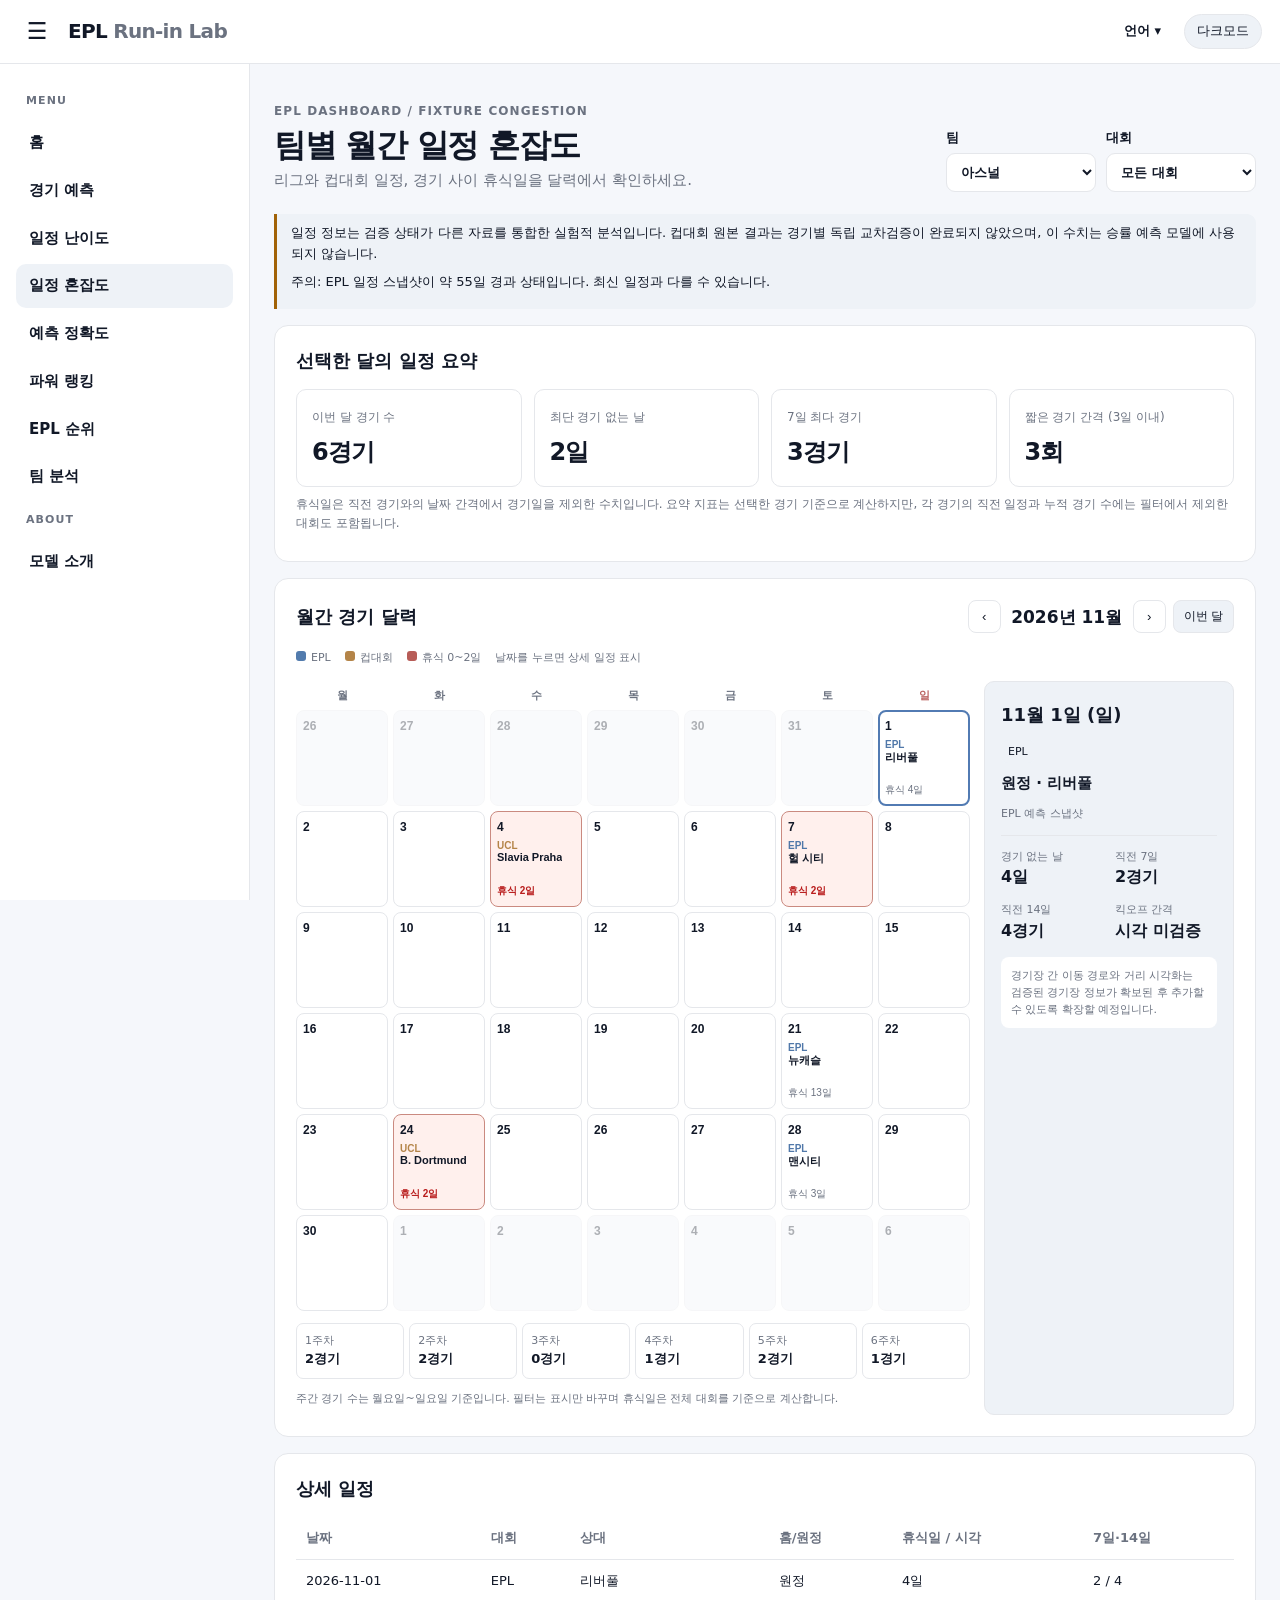
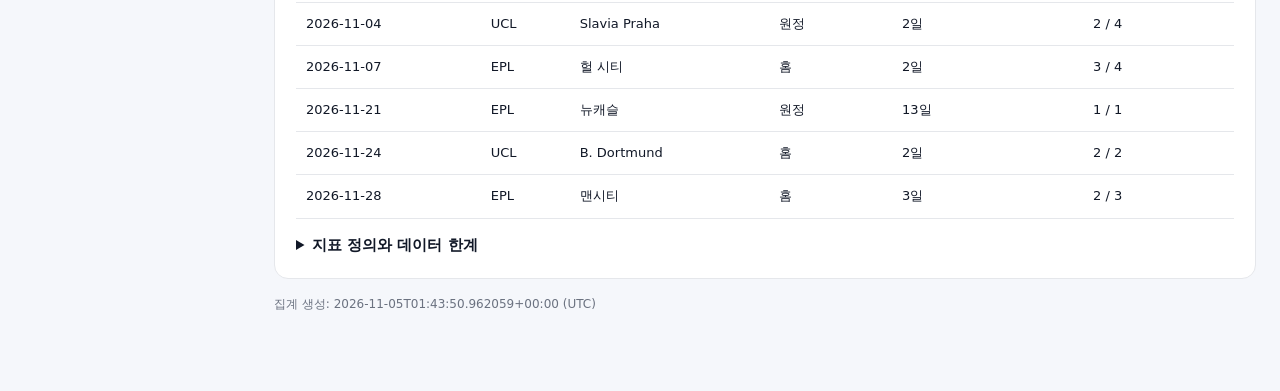
<file: docs/congestion.html>
<!doctype html>
<html lang="ko"><head><meta charset="utf-8"><meta name="viewport" content="width=device-width,initial-scale=1">
<title>일정 혼잡도 | EPL Run-in Lab</title><meta name="description" content="EPL 및 컵대회 통합 일정, 경기 간 휴식일, 7일·14일 경기 수를 팀별로 확인합니다.">
<link rel="canonical" href="https://epl-run-in-lab.github.io/epl-run-in-lab/congestion.html">
<link rel="alternate" hreflang="ko" href="https://epl-run-in-lab.github.io/epl-run-in-lab/congestion.html">
<link rel="alternate" hreflang="en" href="https://epl-run-in-lab.github.io/epl-run-in-lab/en/congestion.html">
<style>
:root{--bg:#f5f7fb;--panel:#fff;--text:#111827;--muted:#6b7280;--line:#e5e7eb;--soft:#eef2f7;--warn:#a16207;--topbar:rgba(255,255,255,.92);--sidebar:#fff}
body.dark{--bg:#0b1220;--panel:#111827;--text:#f3f4f6;--muted:#9ca3af;--line:#263244;--soft:#182235;--warn:#fbbf24;--topbar:rgba(17,24,39,.93);--sidebar:#111827}
*{box-sizing:border-box}body{margin:0;background:var(--bg);color:var(--text);font:15px/1.55 Inter,system-ui,-apple-system,"Segoe UI","Noto Sans KR",sans-serif}a{color:inherit}
.topbar{height:64px;position:sticky;top:0;z-index:40;background:var(--topbar);border-bottom:1px solid var(--line);display:flex;align-items:center;gap:12px;padding:0 18px;backdrop-filter:blur(14px)}
.brand{font-weight:900;font-size:20px;letter-spacing:-.035em;text-decoration:none}.brand span{color:var(--muted)}.top-actions{margin-left:auto;display:flex;align-items:center;gap:12px}
.menu-btn,.plain{border:0;background:transparent;color:var(--text);cursor:pointer;font:inherit;padding:8px}.menu-btn{font-size:23px}
.sidebar{position:fixed;left:0;top:64px;bottom:0;width:250px;background:var(--sidebar);border-right:1px solid var(--line);transform:translateX(-100%);transition:transform .2s;z-index:35;padding:16px;overflow-y:auto}
.sidebar.open{transform:translateX(0)}.nav-label{font-size:11px;color:var(--muted);font-weight:800;letter-spacing:.1em;text-transform:uppercase;margin:12px 10px}
.nav-btn{display:block;width:100%;text-decoration:none;padding:11px 13px;border-radius:10px;font-weight:600}.nav-btn:hover,.nav-btn.active{background:var(--soft)}
.overlay{display:none;position:fixed;inset:64px 0 0;background:rgba(0,0,0,.4);z-index:30}.overlay.show{display:block}
.theme-toggle{border:1px solid var(--line);border-radius:99px;background:var(--soft);color:var(--text);padding:6px 12px;cursor:pointer}
main{max-width:1150px;margin:38px auto;padding:0 24px 65px}h1{font-size:30px;letter-spacing:-.04em;margin:4px 0 8px}h2{font-size:18px;margin:0 0 14px}p{margin:8px 0}.muted{color:var(--muted)}.eyebrow{font-size:12px;font-weight:750;letter-spacing:.09em;color:var(--muted);text-transform:uppercase}
.hero{display:flex;justify-content:space-between;gap:18px;flex-wrap:wrap;align-items:end;margin-bottom:22px}
.controls{display:flex;gap:10px;align-items:end;flex-wrap:wrap}.field{display:flex;flex-direction:column;gap:5px;font-size:13px;font-weight:650}
select{border:1px solid var(--line);border-radius:9px;background:var(--panel);color:var(--text);padding:10px;min-width:150px;font:inherit}
.card{background:var(--panel);border:1px solid var(--line);border-radius:14px;padding:21px;margin:16px 0;min-width:0}.grid{display:grid;grid-template-columns:repeat(4,minmax(0,1fr));gap:12px}
.metric{padding:15px;border:1px solid var(--line);border-radius:10px}.metric span{font-size:12px;color:var(--muted)}.metric strong{display:block;font-size:24px;letter-spacing:-.035em;margin-top:6px}
.notice{border-left:3px solid var(--warn);padding:9px 14px;background:var(--soft);color:var(--text);font-size:13px;border-radius:0 9px 9px 0}
.legend{display:flex;flex-wrap:wrap;gap:12px;color:var(--muted);font-size:12px;margin-top:8px}.dot{display:inline-block;width:10px;height:10px;border-radius:3px;background:#64748b;margin-right:5px}.dot.cup{background:#c38b48}.dot.short{background:#bf6352}
.chart{display:flex;align-items:end;gap:5px;min-width:0;max-width:100%;overflow-x:auto;padding:10px 1px 29px;min-height:170px}.bar-item{min-width:34px;height:135px;display:flex;flex-direction:column;justify-content:flex-end;align-items:center;position:relative}
.bar{width:24px;min-height:5px;background:#64748b;border-radius:4px 4px 0 0}.bar.cup{background:#c38b48}.bar.short{outline:2px solid #bf6352;outline-offset:-2px}
.bar-item small{position:absolute;bottom:-23px;font-size:10px;color:var(--muted);white-space:nowrap}.bar-item b{font-size:11px}
.table-wrap{overflow-x:auto}table{width:100%;border-collapse:collapse;font-size:13px}th,td{padding:11px 10px;text-align:left;border-bottom:1px solid var(--line);white-space:nowrap}th{color:var(--muted);font-weight:650}
th[scope="col"]{text-align:left}.tag{display:inline-block;border-radius:7px;padding:3px 7px;background:var(--soft);font-size:11px}.tag.warn{color:var(--warn)}
summary{cursor:pointer;font-weight:650}details{margin-top:15px}.footnotes{color:var(--muted);font-size:12px}
@media(min-width:1150px){.sidebar{transform:none}.topbar .menu-btn{display:none}main{margin-left:max(280px,calc((100vw - 1150px)/2));margin-right:24px;max-width:1050px}}
@media(max-width:760px){main{padding:0 16px 38px;margin-top:22px}.grid{grid-template-columns:repeat(2,minmax(0,1fr))}h1{font-size:25px}.card{padding:15px}}

/* V13.3 calendar-first fixture view */
:root{--notice-bg:#fff0ed;--bad:#b91c1c}body.dark{--notice-bg:#321f29;--bad:#fca5a5}
.calendar-header{display:flex;align-items:center;justify-content:space-between;flex-wrap:wrap;gap:12px;margin-bottom:16px}
.month-controls{display:flex;align-items:center;gap:7px}
.month-controls button{color:var(--text);background:var(--panel);border:1px solid var(--line);border-radius:8px;min-width:33px;height:33px;cursor:pointer}
.month-controls .jump{padding:0 10px;background:var(--soft);font-size:12px;min-width:auto}
#monthLabel{font-weight:850;font-size:17px;min-width:118px;text-align:center}
.calendar-shell{display:grid;grid-template-columns:minmax(0,1fr) 250px;gap:14px;align-items:stretch}
.calendar-weekdays,.calendar-grid{display:grid;grid-template-columns:repeat(7,minmax(0,1fr));gap:5px}
.calendar-weekdays span{font-size:11px;text-align:center;color:var(--muted);padding:6px 0;font-weight:750}
.calendar-weekdays span:last-child{color:#bb6462}
.calendar-day{min-width:0;min-height:96px;padding:8px 6px;border:1px solid var(--line);border-radius:8px;background:var(--panel);color:var(--text);text-align:left;display:flex;flex-direction:column;cursor:pointer}
.calendar-day.outside{opacity:.34;background:var(--soft)}.calendar-day:disabled{cursor:default}.calendar-day:not(:disabled):hover{border-color:#6284ae}
.calendar-day.selected{border:2px solid #527bb3;padding:7px 5px}.calendar-day.tight{background:var(--notice-bg);border-color:#ca8a80}
.calendar-day.tight.selected{border-color:#527bb3}
.calendar-day .num{font-size:12px;font-weight:800;margin-bottom:6px}
.calendar-day .comp{font-size:10px;font-weight:800;color:#5078a9}.calendar-day .comp.cup{color:#b48448}
.calendar-day .opponent{font-size:11px;font-weight:650;overflow:hidden;text-overflow:ellipsis;white-space:nowrap;max-width:100%}
.calendar-day .rest{font-size:10px;color:var(--muted);margin-top:auto;padding-top:4px}
.calendar-day.tight .rest{color:var(--bad);font-weight:780}
.calendar-legend{display:flex;flex-wrap:wrap;gap:14px;font-size:11px;color:var(--muted);margin:4px 0 15px}
.calendar-legend i{display:inline-block;width:10px;height:10px;border-radius:3px;background:#527bad;margin-right:5px}
.calendar-legend i.cup{background:#b48448}.calendar-legend i.tight{background:#b75c57}
.weekly-summary{display:grid;gap:5px;margin-top:12px}
.weekly-summary div{border:1px solid var(--line);border-radius:7px;padding:8px;font-size:11px;color:var(--muted)}
.weekly-summary div strong{display:block;font-size:13px;color:var(--text)}
.weekly-summary .dense{background:var(--notice-bg)}
.weekly-summary .dense strong{color:var(--bad)}
.day-detail{border:1px solid var(--line);background:var(--soft);border-radius:10px;padding:16px;min-width:0}
.day-detail h3{font-size:18px;margin:3px 0 10px}.day-detail .match{font-size:15px;font-weight:780;margin:9px 0}
.day-detail .micro{font-size:11px;color:var(--muted)}
.day-detail .metrics{border-top:1px solid var(--line);padding-top:12px;margin-top:13px;display:grid;grid-template-columns:1fr 1fr;gap:12px}
.day-detail .metrics span{display:block;font-size:11px;color:var(--muted)}.day-detail .metrics strong{font-size:16px}
.day-detail .reason{background:var(--panel);border-radius:8px;font-size:11px;color:var(--muted);padding:10px;margin-top:14px}
.calendar-caption{color:var(--muted);font-size:11px;margin-top:11px}
@media(max-width:1120px){.calendar-shell{grid-template-columns:minmax(0,1fr)}.calendar-day{min-height:105px}}
@media(max-width:760px){.calendar-day{min-height:73px;padding:6px 4px}.calendar-day.selected{padding:5px 3px}.calendar-day .opponent,.calendar-day .rest{display:none}.calendar-day .num{font-size:11px}.calendar-day .comp{font-size:9px}.calendar-weekdays,.calendar-grid{gap:3px}.weekly-summary{display:none}#monthLabel{min-width:98px;font-size:15px}.day-detail{margin-top:8px}}

.language-picker{position:relative;z-index:60}
.language-trigger{border-radius:8px;white-space:nowrap}
.language-trigger:hover,.language-trigger[aria-expanded="true"]{background:var(--soft)}
.language-options{position:absolute;right:0;top:calc(100% + 7px);width:190px;background:var(--panel);border:1px solid var(--line);border-radius:11px;padding:6px;box-shadow:0 14px 35px rgba(0,0,0,.15);z-index:70}
.language-options[hidden]{display:none!important}
.language-options a{display:grid;grid-template-columns:1fr auto;gap:0 8px;padding:9px 11px;border-radius:8px;text-decoration:none;color:var(--text);font-size:13px;font-weight:750}
.language-options a small{grid-column:1;font-weight:500;color:var(--muted)}
.language-options a span:last-child{display:none;grid-column:2;grid-row:1 / 3;color:#527bb3}
.language-options a[aria-current="page"] span:last-child{display:block}
.language-options a:hover,.language-options a[aria-current="page"]{background:var(--soft)}
@media(max-width:410px){.topbar{gap:6px;padding:0 10px}.brand{font-size:17px}.top-actions{gap:4px}.plain{font-size:12px}.theme-toggle{font-size:12px;padding:5px 8px}}
</style><link rel="stylesheet" href="./assets/site-shell.css">
<script defer src="./assets/site-shell.js"></script>
</head><body>
<header class="topbar"><button class="menu-btn" id="menuBtn" aria-label="메뉴 열기" aria-expanded="false">☰</button><a class="brand" href="./">EPL <span>Run-in Lab</span></a><div class="top-actions"><div class="language-picker" id="languagePicker">
<button class="plain language-trigger" id="languageButton" type="button" aria-label="언어 선택" aria-haspopup="true" aria-expanded="false" aria-controls="languageOptions">언어 ▾</button>
<div class="language-options" id="languageOptions" aria-label="표시 언어" hidden>
<a href="./congestion.html" lang="ko" data-lang="ko" aria-current="page"><span>한국어</span><small>Korean</small><span aria-hidden="true">✓</span></a>
<a href="./en/congestion.html" lang="en" data-lang="en"><span>영어</span><small>English</small><span aria-hidden="true">✓</span></a>
</div></div><button class="theme-toggle" id="themeToggle" aria-label="다크모드 전환">다크모드</button></div></header>
<nav class="sidebar" id="sidebar" aria-label="사이트 메뉴"><div class="nav-label">Menu</div>
<a class="nav-btn" href="./">홈</a><a class="nav-btn" href="./?page=prediction">경기 예측</a><a class="nav-btn" href="./?page=schedule">일정 난이도</a>
<a class="nav-btn active" href="./congestion.html" aria-current="page">일정 혼잡도</a><a class="nav-btn" href="./?page=power">파워 랭킹</a>
<a class="nav-btn" href="./?page=standings">EPL 순위</a><a class="nav-btn" href="./?page=team">팀 분석</a>
<div class="nav-label">About</div><a class="nav-btn" href="./?page=model">모델 소개</a></nav><div class="overlay" id="overlay"></div>
<main>
<div class="hero"><div><div class="eyebrow">EPL Dashboard / Fixture Congestion</div><h1>팀별 월간 일정 혼잡도</h1>
<p class="muted">리그와 컵대회 일정, 경기 사이 휴식일을 달력에서 확인하세요.</p></div>
<div class="controls"><label class="field">팀<select id="team" aria-label="팀 선택"></select></label><label class="field">대회<select id="competition"><option value="ALL">모든 대회</option><option value="EPL">EPL</option><option value="CUP">컵대회</option></select></label></div></div>
<div class="notice" id="qualityNotice">일정 정보는 검증 상태가 다른 자료를 통합한 실험적 분석입니다. 컵대회 원본 결과는 경기별 독립 교차검증이 완료되지 않았으며, 이 수치는 승률 예측 모델에 사용되지 않습니다.</div>
<section class="card"><h2>선택한 달의 일정 요약</h2><div class="grid">
<div class="metric"><span>이번 달 경기 수</span><strong id="total">—</strong></div>
<div class="metric"><span>최단 경기 없는 날</span><strong id="minrest">—</strong></div>
<div class="metric"><span>7일 최다 경기</span><strong id="peak">—</strong></div>
<div class="metric"><span>짧은 경기 간격 (3일 이내)</span><strong id="short">—</strong></div>
</div><p class="footnotes">휴식일은 직전 경기와의 날짜 간격에서 경기일을 제외한 수치입니다. 요약 지표는 선택한 경기 기준으로 계산하지만, 각 경기의 직전 일정과 누적 경기 수에는 필터에서 제외한 대회도 포함됩니다.</p></section>
<section class="card">
<div class="calendar-header"><h2 style="margin:0">월간 경기 달력</h2><div class="month-controls"><button id="prevMonth" type="button" aria-label="이전 달">‹</button><span id="monthLabel"></span><button id="nextMonth" type="button" aria-label="다음 달">›</button><button id="currentMonth" type="button" class="jump">이번 달</button></div></div>
<div class="calendar-legend"><span><i></i>EPL</span><span><i class="cup"></i>컵대회</span><span><i class="tight"></i>휴식 0~2일</span><span>날짜를 누르면 상세 일정 표시</span></div>
<div class="calendar-shell"><div><div class="calendar-weekdays" id="weekdays"></div><div class="calendar-grid" id="calendarGrid" aria-label="팀별 월간 경기 달력"></div><div class="weekly-summary" id="weeklySummary"></div><p class="calendar-caption">주간 경기 수는 월요일~일요일 기준입니다. 필터는 표시만 바꾸며 휴식일은 전체 대회를 기준으로 계산합니다.</p></div><aside class="day-detail" id="dayDetail" aria-live="polite">경기 날짜를 선택해 주세요.</aside></div>
</section>
<section class="card"><h2>상세 일정</h2><div class="table-wrap"><table><thead><tr><th scope="col">날짜</th><th scope="col">대회</th><th scope="col">상대</th><th scope="col">홈/원정</th><th scope="col">휴식일 / 시각</th><th scope="col">7일·14일</th></tr></thead><tbody id="rows"></tbody></table></div>
<details><summary>지표 정의와 데이터 한계</summary><div class="footnotes"><p>7일·14일 경기 수는 해당 경기 날짜를 포함하여 역방향으로 계산합니다. 필터로 숨겨진 대회도 휴식일과 누적 수 계산에 포함되어 있으며, 선택한 조건은 화면에 보이는 행에만 적용됩니다.</p><p>시간 단위 간격은 인접한 두 경기에 신뢰 가능한 UTC 킥오프 시각과 검증 출처가 함께 있을 때만 표시할 예정입니다. 같은 날 중복 경기가 나타나면 원본 자료 충돌 가능성이 있으므로 주의 표시합니다. 경기 이동 거리와 선수별 출전 시간은 반영되지 않았습니다.</p><p id="provenance"></p></div></details></section>
<p class="footnotes" id="updated" role="status"></p></main>
<script>
const $=id=>document.getElementById(id),root=document.body;
function theme(){root.classList.toggle('dark');localStorage.setItem('runin-theme',root.classList.contains('dark')?'dark':'light');$('themeToggle').textContent=root.classList.contains('dark')?'라이트모드':'다크모드'}
if(localStorage.getItem('runin-theme')==='dark'){root.classList.add('dark');$('themeToggle').textContent='라이트모드'}
$('themeToggle').onclick=theme;const languageButton=$('languageButton'),languageOptions=$('languageOptions');
function closeLanguageOptions(){languageOptions.hidden=true;languageButton.setAttribute('aria-expanded','false')}
languageButton.onclick=()=>{const open=languageOptions.hidden;languageOptions.hidden=!open;languageButton.setAttribute('aria-expanded',String(open))};
document.addEventListener('pointerdown',e=>{if(!$('languagePicker').contains(e.target))closeLanguageOptions()});
document.addEventListener('keydown',e=>{if(e.key==='Escape'&&!languageOptions.hidden){closeLanguageOptions();languageButton.focus()}});
document.querySelectorAll('.language-options [data-lang]').forEach(a=>a.addEventListener('click',()=>{try{localStorage.setItem('runin-lang',a.dataset.lang)}catch(_){}}));
const sidebar=$('sidebar'),overlay=$('overlay');
function menu(open){sidebar.classList.toggle('open',open);overlay.classList.toggle('show',open);$('menuBtn').setAttribute('aria-expanded',String(open))}
$('menuBtn').onclick=()=>menu(!sidebar.classList.contains('open'));overlay.onclick=()=>menu(false);
function cell(tr,value){const td=document.createElement('td');td.textContent=value;tr.append(td)}
const KOREAN_TEAMS={
"Arsenal":"아스널","Aston Villa":"애스턴 빌라","Bournemouth":"본머스","Brentford":"브렌트퍼드","Brighton":"브라이턴","Chelsea":"첼시","Coventry":"코번트리","Crystal Palace":"크리스털 팰리스","Everton":"에버튼","Fulham":"풀럼","Hull":"헐 시티","Ipswich":"입스위치","Leeds":"리즈","Liverpool":"리버풀","Man City":"맨시티","Man United":"맨유","Newcastle":"뉴캐슬","Nottingham":"노팅엄","Nott'm Forest":"노팅엄","Sunderland":"선덜랜드","Tottenham":"토트넘","West Ham":"웨스트햄 유나이티드",
"Ajax":"아약스","Inter":"인테르","Inter Milan":"인테르","Bayern Munich":"바이에른 뮌헨","PSG":"파리 생제르맹","Real Madrid":"레알 마드리드"};
function koTeam(name){return KOREAN_TEAMS[name]||name}
let calendarYear,calendarMonth,selectedDate;
function isoCalendar(y,m,d){return y+'-'+String(m+1).padStart(2,'0')+'-'+String(d).padStart(2,'0')}
function currentMatches(d){const team=d.teams[$('team').value];const a=team?.matches||[];return a.filter(m=>(m.date.slice(0,7)===isoCalendar(calendarYear,calendarMonth,1).slice(0,7))&&($('competition').value==='ALL'||($('competition').value==='CUP'?m.competition!=='EPL':m.competition==='EPL')))}
function calendarTextDate(s){const d=new Date(s+'T12:00:00Z');return (d.getUTCMonth()+1)+'월 '+d.getUTCDate()+'일 ('+['일','월','화','수','목','금','토'][d.getUTCDay()]+')'}
function renderDayDetail(matches){const e=$('dayDetail');e.replaceChildren();const m=matches.find(x=>x.date===selectedDate);if(!m){e.textContent='달력에서 경기 날짜를 선택하면 상대·휴식일·대회 정보를 볼 수 있습니다.';return}
const h=document.createElement('h3');h.textContent=calendarTextDate(m.date);
const comp=document.createElement('span');comp.className='tag';comp.textContent=m.competition;
const name=document.createElement('div');name.className='match';name.textContent=(m.venue==='H'?'홈 · ':'원정 · ')+koTeam(m.opponent);
const q=document.createElement('div');q.className='micro';q.textContent=m.quality==='prediction_snapshot'?'EPL 예측 스냅샷':'컵대회 일정 · 경기별 독립 검증 미완료';
const stats=document.createElement('div');stats.className='metrics';
for(const [label,val] of [['경기 없는 날',m.calendarRestDays==null?'—':m.calendarRestDays+'일'],['직전 7일',m.gamesIn7Days+'경기'],['직전 14일',m.gamesIn14Days+'경기'],['킥오프 간격',m.kickoffGapHours!=null?m.kickoffGapHours+'시간 (검증)':'시각 미검증']]){const b=document.createElement('div');const labelEl=document.createElement('span');labelEl.textContent=label;const strong=document.createElement('strong');strong.textContent=val;b.append(labelEl,strong);stats.append(b)}
const note=document.createElement('div');note.className='reason';note.textContent='경기장 간 이동 경로와 거리 시각화는 검증된 경기장 정보가 확보된 후 추가할 수 있도록 확장할 예정입니다.';
e.append(h,comp,name,q,stats,note)}
function renderCalendar(d){const team=d.teams[$('team').value];if(!team)return;
const ms=currentMatches(d);const all=team.matches;const rest=ms.map(x=>x.calendarRestDays).filter(x=>x!==null);
$('total').textContent=ms.length+'경기';$('minrest').textContent=rest.length?Math.min(...rest)+'일':'—';$('peak').textContent=ms.length?Math.max(...ms.map(x=>x.gamesIn7Days))+'경기':'—';$('short').textContent=ms.filter(x=>x.shortTurnaround).length+'회';
$('monthLabel').textContent=calendarYear+'년 '+(calendarMonth+1)+'월';
if(!ms.some(x=>x.date===selectedDate))selectedDate=ms.length?ms[0].date:null;
const week=$('weekdays');week.replaceChildren();for(const w of ['월','화','수','목','금','토','일']){const x=document.createElement('span');x.textContent=w;week.append(x)}
const map=new Map();for(const m of ms){const group=map.get(m.date)||[];group.push(m);map.set(m.date,group)}
const first=new Date(Date.UTC(calendarYear,calendarMonth,1));const leading=(first.getUTCDay()+6)%7;
const dim=new Date(Date.UTC(calendarYear,calendarMonth+1,0)).getUTCDate();
const total=Math.ceil((leading+dim)/7)*7;const grid=$('calendarGrid');grid.replaceChildren();
for(let i=0;i<total;i++){
const day=i-leading+1;const dt=new Date(Date.UTC(calendarYear,calendarMonth,day));const date=isoCalendar(dt.getUTCFullYear(),dt.getUTCMonth(),dt.getUTCDate());const group=map.get(date)||[];
const btn=document.createElement('button');btn.type='button';btn.disabled=!group.length;btn.className='calendar-day'+((day<1||day>dim)?' outside':'')+(group.some(m=>m.shortTurnaround)?' tight':'')+(selectedDate===date&&group.length?' selected':'');
btn.setAttribute('aria-label',calendarTextDate(date)+(group.length?': '+group.map(m=>m.competition+' '+koTeam(m.opponent)).join(', '):''));if(group.length&&selectedDate===date)btn.setAttribute('aria-pressed','true');
const num=document.createElement('div');num.className='num';num.textContent=String(dt.getUTCDate());btn.append(num);
for(const m of group){const type=document.createElement('span');type.className='comp'+(m.competition==='EPL'?'':' cup');type.textContent=m.competition;btn.append(type);const op=document.createElement('span');op.className='opponent';op.textContent=koTeam(m.opponent);btn.append(op)}
if(group.length){const tag=document.createElement('span');tag.className='rest';tag.textContent=group[0].calendarRestDays==null?'—':'휴식 '+group[0].calendarRestDays+'일';btn.append(tag);btn.onclick=()=>{selectedDate=date;renderCalendar(d)}}
grid.append(btn)}
const sum=$('weeklySummary');sum.replaceChildren();sum.style.gridTemplateColumns='repeat('+total/7+',minmax(0,1fr))';
for(let i=0;i<total/7;i++){const firstDay=new Date(Date.UTC(calendarYear,calendarMonth,1-leading+i*7));const lastDay=new Date(Date.UTC(calendarYear,calendarMonth,7-leading+i*7));const start=isoCalendar(firstDay.getUTCFullYear(),firstDay.getUTCMonth(),firstDay.getUTCDate()),end=isoCalendar(lastDay.getUTCFullYear(),lastDay.getUTCMonth(),lastDay.getUTCDate());const n=all.filter(m=>m.date>=start&&m.date<=end&&($('competition').value==='ALL'||($('competition').value==='CUP'?m.competition!=='EPL':m.competition==='EPL'))).length;
const box=document.createElement('div');box.className=n>=3?'dense':'';box.textContent=(i+1)+'주차';const strong=document.createElement('strong');strong.textContent=n+'경기';box.append(strong);sum.append(box)}
renderDayDetail(ms);
const rows=$('rows');rows.replaceChildren();for(const m of ms){const tr=document.createElement('tr');tr.style.cursor='pointer';tr.onclick=()=>{selectedDate=m.date;renderCalendar(d);$('calendarGrid').scrollIntoView({block:'start',behavior:'smooth'})};for(const val of [m.date,m.competition,koTeam(m.opponent),m.venue==='H'?'홈':'원정',m.calendarRestDays==null?'—':m.calendarRestDays+'일'+(m.kickoffGapHours!=null?' · '+m.kickoffGapHours+'시간(검증)':''),m.gamesIn7Days+' / '+m.gamesIn14Days])cell(tr,val);rows.append(tr)}
if(!ms.length){const tr=document.createElement('tr');const td=document.createElement('td');td.colSpan=6;td.textContent='선택한 달에 해당 대회 경기가 없습니다.';tr.append(td);rows.append(tr)}
}
(async()=>{try{const res=await fetch('./data/fixture_congestion.json',{cache:'no-store'});if(!res.ok)throw Error('HTTP '+res.status);const d=await res.json();
for(const [id,t] of Object.entries(d.teams).sort((a,b)=>koTeam(a[1].name).localeCompare(koTeam(b[1].name),'ko'))){const o=document.createElement('option');o.value=id;o.textContent=koTeam(t.name);$('team').append(o)}
if(d.eplSnapshotStale){const q=document.createElement('p');q.textContent='주의: EPL 일정 스냅샷이 '+(d.snapshotAgeDays==null?'갱신 날짜 불명':'약 '+d.snapshotAgeDays+'일 경과')+' 상태입니다. 최신 일정과 다를 수 있습니다.';$('qualityNotice').append(q)}
const params=new URLSearchParams(location.search);$('team').value=d.teams[params.get('team')]?params.get('team'):'arsenal';
calendarYear=Number((d.asOfDate||new Date().toISOString().slice(0,10)).slice(0,4));calendarMonth=Number((d.asOfDate||new Date().toISOString().slice(0,10)).slice(5,7))-1;
for(const id of ['team','competition'])$(id).onchange=()=>{selectedDate=null;renderCalendar(d)};
$('prevMonth').onclick=()=>{calendarMonth--;if(calendarMonth<0){calendarYear--;calendarMonth=11}selectedDate=null;renderCalendar(d)};
$('nextMonth').onclick=()=>{calendarMonth++;if(calendarMonth>11){calendarYear++;calendarMonth=0}selectedDate=null;renderCalendar(d)};
$('currentMonth').onclick=()=>{const date=(d.asOfDate||new Date().toISOString().slice(0,10));calendarYear=Number(date.slice(0,4));calendarMonth=Number(date.slice(5,7))-1;selectedDate=null;renderCalendar(d)};
$('provenance').textContent='컵대회 수집 시각: '+(d.sources.cupUpdatedAt||'미상')+' / EPL 스냅샷: '+(d.sources.eplSnapshotAsOf||'미상');
$('updated').textContent='집계 생성: '+d.generatedAt+' (UTC)';renderCalendar(d)}
catch(e){$('updated').textContent='데이터 로드 실패: '+e.message}})();
</script></body></html>
</file>
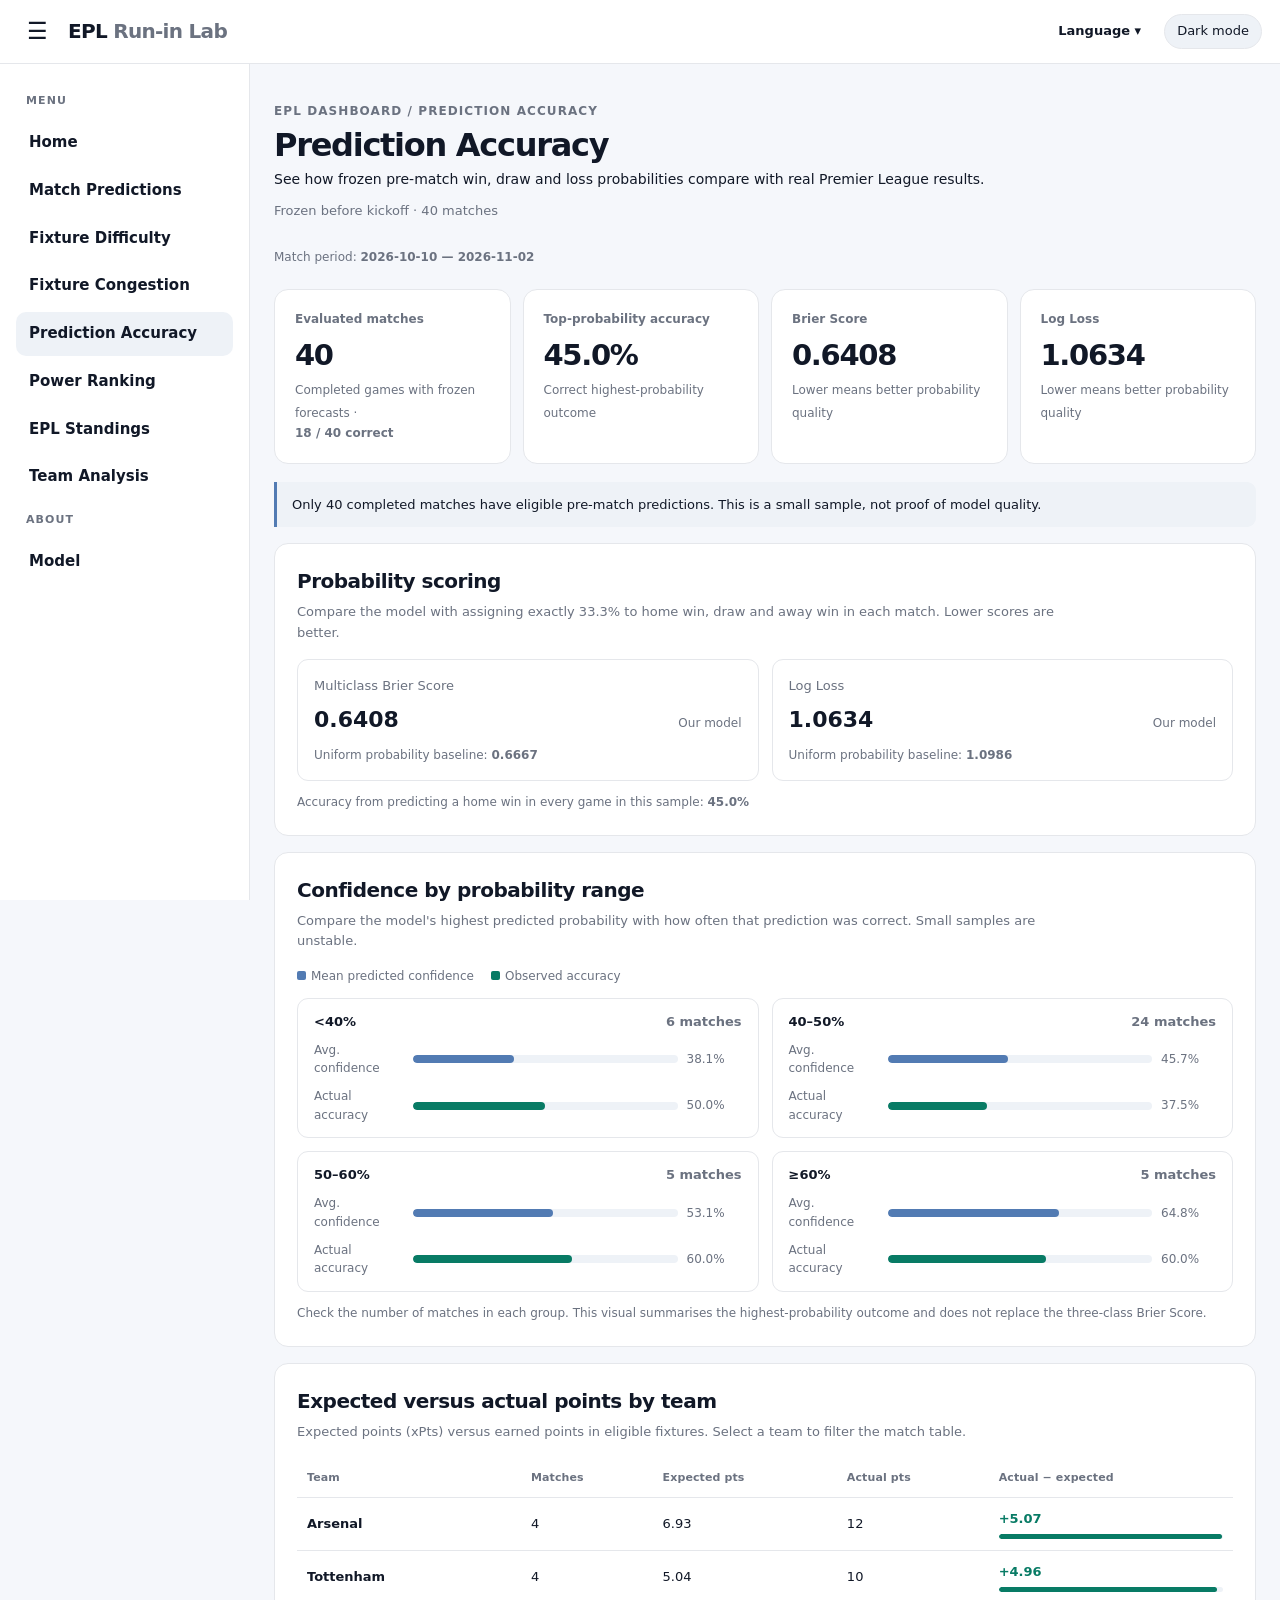
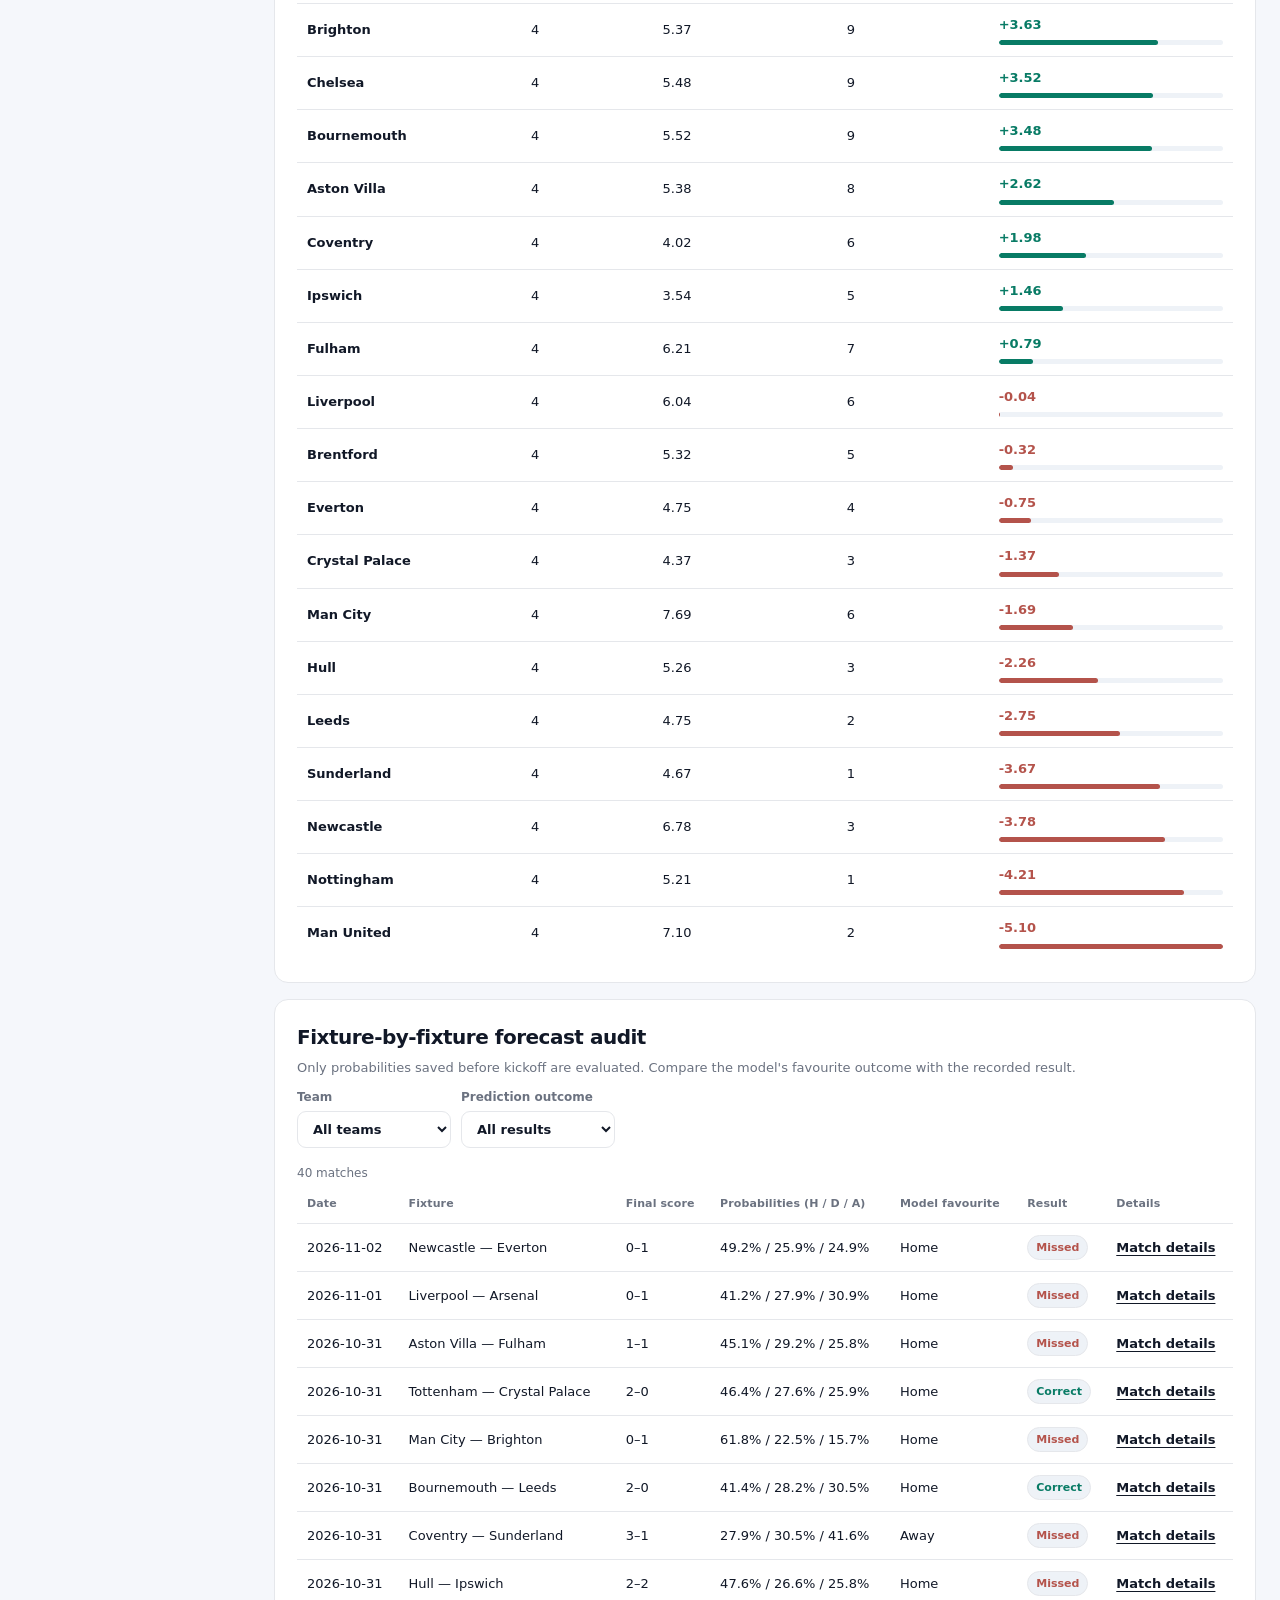
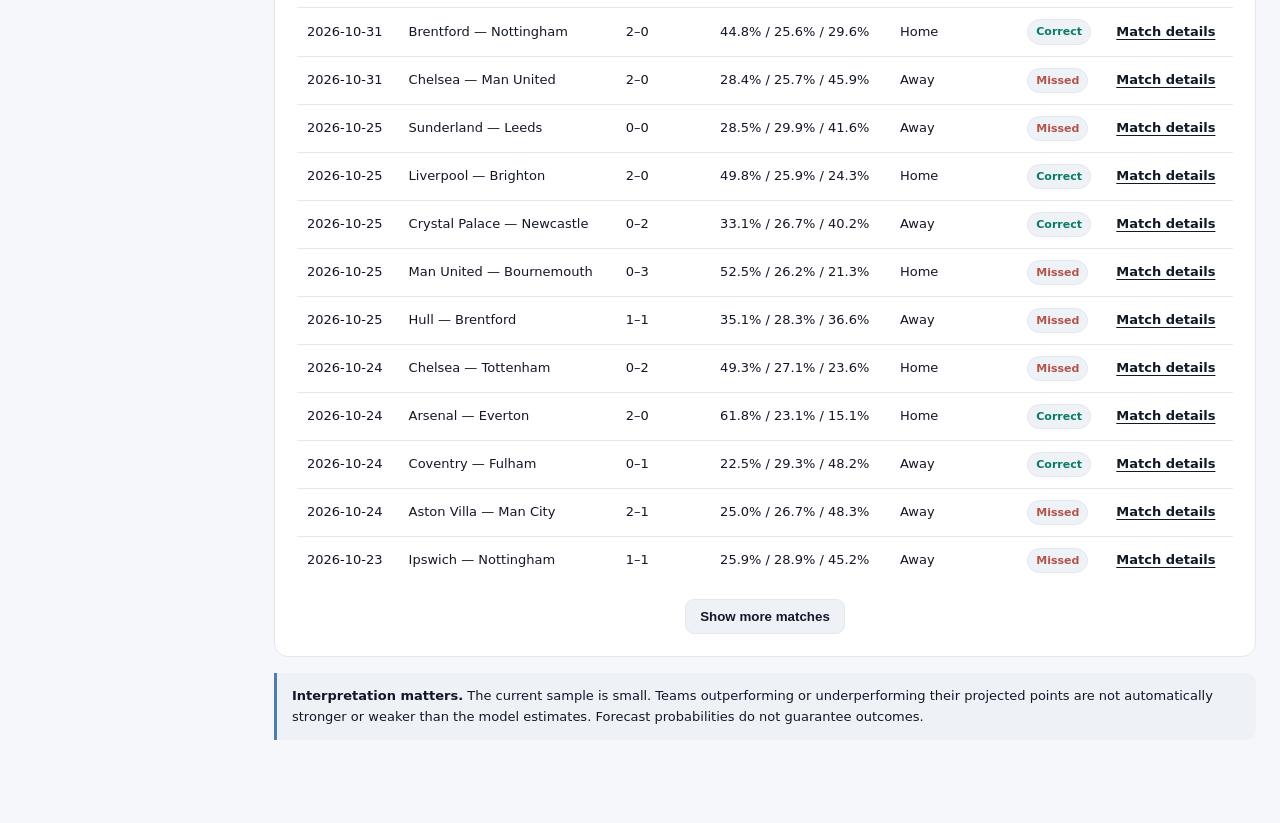
<file: docs/en/accuracy.html>
<!doctype html>
<html lang="en">
<head>
<meta charset="utf-8"><meta name="viewport" content="width=device-width,initial-scale=1">
<title>Premier League Prediction Accuracy | EPL Run-in Lab</title>
<meta name="description" content="Explore EPL Run-in Lab's pre-match prediction accuracy, Brier Score, Log Loss and team-level expected versus actual points.">
<link rel="canonical" href="https://epl-run-in-lab.github.io/epl-run-in-lab/en/accuracy.html">
<link rel="alternate" hreflang="ko" href="https://epl-run-in-lab.github.io/epl-run-in-lab/accuracy.html">
<link rel="alternate" hreflang="en" href="https://epl-run-in-lab.github.io/epl-run-in-lab/en/accuracy.html">
<link rel="alternate" hreflang="x-default" href="https://epl-run-in-lab.github.io/epl-run-in-lab/accuracy.html">
<link rel="stylesheet" href="../assets/accuracy-dashboard.css">
<link rel="stylesheet" href="../assets/site-shell.css">
<script defer src="../assets/site-shell.js"></script>
<script defer src="../assets/accuracy-dashboard.js"></script>
</head>
<body>
<header class="topbar">
<button class="menu-btn" type="button" id="menuBtn" aria-controls="sidebar" aria-expanded="false" aria-label="Open menu">☰</button>
<a class="brand" href="./">EPL <span>Run-in Lab</span></a>
<div class="top-actions"></div>
</header>
<nav class="sidebar" id="sidebar" aria-label="Site menu">
<div class="nav-label">Menu</div>
<a class="nav-btn" href="./">Home</a>
<a class="nav-btn" href="./?page=prediction">Match Predictions</a>
<a class="nav-btn" href="./?page=schedule">Fixture Difficulty</a>
<a class="nav-btn" href="./congestion.html">Fixture Congestion</a>
<a class="nav-btn active" href="./accuracy.html" aria-current="page">Prediction Accuracy</a>
<a class="nav-btn" href="./?page=power">Power Ranking</a>
<a class="nav-btn" href="./?page=standings">EPL Standings</a>
<a class="nav-btn" href="./?page=team">Team Analysis</a>
<div class="nav-label">About</div>
<a class="nav-btn" href="./?page=model">Model</a>
</nav>
<div class="overlay" id="overlay"></div>
<main>
<div class="hero"><div><div class="eyebrow">EPL Dashboard / Prediction Accuracy</div><h1>Prediction Accuracy</h1><p>See how frozen pre-match win, draw and loss probabilities compare with real Premier League results.</p><div class="status" id="accStatus" aria-live="polite"></div></div><div class="data-range">Match period: <strong id="accDates">—</strong></div></div>
<section class="acc-kpis" aria-label="Model accuracy metrics"><div class="acc-kpi"><span>Evaluated matches</span><strong id="accCount">—</strong><small>Completed games with frozen forecasts · <span id="accCountNote">—</span></small></div>
<div class="acc-kpi"><span>Top-probability accuracy</span><strong id="accAccuracy">—</strong><small>Correct highest-probability outcome</small></div>
<div class="acc-kpi"><span>Brier Score</span><strong id="accBrier">—</strong><small>Lower means better probability quality</small></div>
<div class="acc-kpi"><span>Log Loss</span><strong id="accLoss">—</strong><small>Lower means better probability quality</small></div></section>
<p class="acc-note" id="accLimit" role="note"></p>
<section class="acc-card" aria-labelledby="accBenchTitle">
<div class="acc-card-head"><div><h2 id="accBenchTitle">Probability scoring</h2><p class="acc-desc">Compare the model with assigning exactly 33.3% to home win, draw and away win in each match. Lower scores are better.</p></div></div>
<div class="acc-two">
<div class="acc-benchmark"><div class="acc-benchmark-label">Multiclass Brier Score</div><div class="acc-benchmark-values"><strong id="accBrier2">—</strong><small>Our model</small></div><div class="acc-benchmark-meta">Uniform probability baseline: <b id="accBaseBrier">—</b></div></div>
<div class="acc-benchmark"><div class="acc-benchmark-label">Log Loss</div><div class="acc-benchmark-values"><strong id="accLoss2">—</strong><small>Our model</small></div><div class="acc-benchmark-meta">Uniform probability baseline: <b id="accBaseLoss">—</b></div></div>
</div>
<p class="acc-footnote">Accuracy from predicting a home win in every game in this sample: <strong id="accBaseHome">—</strong></p>
</section>
<section class="acc-card" aria-labelledby="accCalTitle">
<div class="acc-card-head"><div><h2 id="accCalTitle">Confidence by probability range</h2><p class="acc-desc">Compare the model's highest predicted probability with how often that prediction was correct. Small samples are unstable.</p></div></div>
<div class="acc-legend"><span><b></b>Mean predicted confidence</span><span><b class="observed"></b>Observed accuracy</span></div>
<div class="acc-calibration" id="accCalibrationRows"></div>
<p class="acc-footnote">Check the number of matches in each group. This visual summarises the highest-probability outcome and does not replace the three-class Brier Score.</p>
</section>
<section class="acc-card" aria-labelledby="accTeamTitle">
<div class="acc-card-head"><div><h2 id="accTeamTitle">Expected versus actual points by team</h2><p class="acc-desc">Expected points (xPts) versus earned points in eligible fixtures. Select a team to filter the match table.</p></div></div>
<div class="acc-table-wrap"><table class="acc-table"><thead><tr><th scope="col">Team</th><th scope="col">Matches</th><th scope="col">Expected pts</th><th scope="col">Actual pts</th><th scope="col">Actual − expected</th></tr></thead><tbody id="accTeamRows"></tbody></table></div>
</section>
<section class="acc-card" id="accFixtureSection" aria-labelledby="accFixtureTitle">
<div class="acc-card-head"><div><h2 id="accFixtureTitle">Fixture-by-fixture forecast audit</h2><p class="acc-desc">Only probabilities saved before kickoff are evaluated. Compare the model's favourite outcome with the recorded result.</p></div>
<div class="acc-controls">
<label class="acc-field">Team<select id="accTeamFilter"><option value="all">All results</option></select></label>
<label class="acc-field">Prediction outcome<select id="accHitFilter"><option value="all">All results</option><option value="correct">Correct</option><option value="incorrect">Incorrect</option></select></label>
</div></div>
<div class="acc-footnote" id="accFixtureCount"></div>
<div class="acc-table-wrap"><table class="acc-table"><thead><tr><th scope="col">Date</th><th scope="col">Fixture</th><th scope="col">Final score</th><th scope="col">Probabilities (H / D / A)</th><th scope="col">Model favourite</th><th scope="col">Result</th><th scope="col">Details</th></tr></thead><tbody id="accFixtureRows"></tbody></table></div>
<p id="accNoFixtures" class="acc-empty acc-hidden">No matches meet these filters.</p>
<div class="acc-more"><button class="acc-btn acc-hidden" type="button" id="accShowMore">Show more matches</button></div>
</section>
<section class="acc-note" aria-label="Interpretation matters"><strong>Interpretation matters.</strong> The current sample is small. Teams outperforming or underperforming their projected points are not automatically stronger or weaker than the model estimates. Forecast probabilities do not guarantee outcomes.</section>
</main>
<script>
(() => {
  const menu=document.getElementById('menuBtn');
  const nav=document.getElementById('sidebar');
  const overlay=document.getElementById('overlay');
  menu.addEventListener('click', () => nav.classList.toggle('open'));
  overlay.addEventListener('click', () => nav.classList.remove('open'));
})();
</script>
</body>
</html>
</file>
<file: docs/assets/site-shell.css>
/* Unified EPL Run-in Lab navigation shell, v13.3.1.
   Shared by Korean/English dashboards, generated pages and the fixture calendar.
   Page-specific content layouts remain untouched. */
:root{--site-header-height:64px;--site-sidebar-width:250px}
.topbar{height:var(--site-header-height)!important;padding:0 18px!important;gap:12px!important;
  position:sticky!important;top:0!important;z-index:40!important;
  display:flex!important;align-items:center!important;
  background:var(--topbar,rgba(255,255,255,.92))!important;
  border-bottom:1px solid var(--line,#e5e7eb)!important;
  backdrop-filter:blur(14px)}
.topbar .brand{font-size:20px!important;letter-spacing:-.035em!important;
  font-weight:900!important;text-decoration:none!important;color:var(--text,#111827)!important;white-space:nowrap}
.topbar .brand span{color:var(--muted,#6b7280)!important}
.topbar .top-actions{margin-left:auto!important;display:flex!important;align-items:center!important;gap:12px!important}
.topbar .menu-btn{display:inline-flex!important;align-items:center!important;justify-content:center!important;
  border:0!important;background:transparent!important;color:var(--text,#111827)!important;
  font-size:23px!important;width:38px!important;height:38px!important;border-radius:10px!important;cursor:pointer}
.topbar .menu-btn:hover{background:var(--soft,#eef2f7)!important}
.sidebar{position:fixed!important;left:0!important;top:var(--site-header-height)!important;
  bottom:0!important;width:var(--site-sidebar-width)!important;background:var(--sidebar,#fff)!important;
  border-right:1px solid var(--line,#e5e7eb)!important;
  z-index:35!important;padding:16px!important;overflow-y:auto!important;transition:transform .2s!important}
.sidebar:not(.open){transform:translateX(-100%)!important}
.sidebar.open{transform:translateX(0)!important}
.sidebar .nav-label{color:var(--muted,#6b7280)!important;font-size:11px!important;font-weight:800!important;
  letter-spacing:.1em!important;text-transform:uppercase!important;margin:12px 10px!important}
.sidebar .nav-btn{display:block!important;text-align:left!important;width:100%!important;
  margin:0 0 4px!important;border:0!important;padding:11px 13px!important;
  background:transparent!important;color:var(--text,#111827)!important;
  text-decoration:none!important;border-radius:10px!important;font-size:15px!important;
  font-weight:650!important;line-height:1.45!important;cursor:pointer}
.sidebar .nav-btn:hover{background:var(--soft,#eef2f7)!important}
.sidebar .nav-btn.active,.sidebar .nav-btn[aria-current="page"]{
  background:var(--soft,#eef2f7)!important;color:var(--text,#111827)!important}
.sidebar .nav-btn:focus-visible,.site-language-trigger:focus-visible,.site-theme:focus-visible,
.site-language-options a:focus-visible{outline:2px solid #527bb3;outline-offset:2px}
.site-language-picker{position:relative;z-index:65}
.site-language-trigger{border:0;background:transparent;color:var(--text,#111827);font:inherit;
  font-size:13px;font-weight:700;line-height:1.4;padding:9px 11px;
  border-radius:9px;cursor:pointer;white-space:nowrap}
.site-language-trigger:hover,.site-language-trigger[aria-expanded="true"]{background:var(--soft,#eef2f7)}
.site-language-options{position:absolute;right:0;top:calc(100% + 7px);width:190px;
  border:1px solid var(--line,#e5e7eb);border-radius:11px;padding:6px;
  box-shadow:0 14px 35px rgba(0,0,0,.15);background:var(--panel,#fff);z-index:70}
.site-language-options[hidden]{display:none!important}
.site-language-options a{display:grid;grid-template-columns:1fr auto;gap:0 8px;
  text-decoration:none;color:var(--text,#111827);padding:9px 11px;border-radius:8px;
  font-size:13px;font-weight:750;line-height:1.5}
.site-language-options a .site-language-check{display:none;grid-column:2;grid-row:1;color:#527bb3;align-self:center}
.site-language-options a[aria-current="page"]{background:var(--soft,#eef2f7)}
.site-language-options a[aria-current="page"] .site-language-check{display:block}
.site-language-options a:hover{background:var(--soft,#eef2f7)}
.site-theme{white-space:nowrap;border:1px solid var(--line,#e5e7eb)!important;
  border-radius:99px!important;padding:6px 12px!important;background:var(--soft,#eef2f7)!important;
  color:var(--text,#111827)!important;cursor:pointer!important;font:inherit!important;font-size:13px!important;
  width:auto!important;height:auto!important;display:inline-flex!important;align-items:center!important;justify-content:center!important}
.site-theme:hover{filter:brightness(.97)}
main.main{box-sizing:border-box}
/* Consistent muted eyebrow typography across the dashboard and calendar. */
.kicker,.eyebrow{font-size:12px!important;font-weight:750!important;letter-spacing:.09em!important;
  color:var(--muted,#6b7280)!important;text-transform:uppercase!important}
/* Match the calendar hero's typography and spacing to other pages. */
body>main:not(.main)>.hero .eyebrow{margin-bottom:7px!important}
body>main:not(.main)>.hero h1{font-size:32px;line-height:1.08;margin:0 0 7px}
body>main:not(.main)>.hero p{margin:0}
@media(min-width:1100px){
  /* The hamburger remains visible; the sidebar pushes content only while open. */
  main.main{margin-left:0!important;width:100%!important;
    max-width:none!important;padding:38px 24px 70px!important;min-height:calc(100vh - 64px)!important}
  .sidebar.open ~ main.main{margin-left:var(--site-sidebar-width)!important;
    width:calc(100% - var(--site-sidebar-width))!important}
  main.main .container{max-width:1050px!important;margin:0 auto!important;padding:0!important}
  body>main:not(.main){margin:0!important;width:100%!important;max-width:none!important;
    padding:38px 24px 70px!important}
  .sidebar.open ~ main:not(.main){margin-left:var(--site-sidebar-width)!important;
    width:calc(100% - var(--site-sidebar-width))!important}
  body>main:not(.main)>*{max-width:1050px;margin-left:auto;margin-right:auto}
  .overlay.show{display:none!important}
}
@media(max-width:1099px){
  .sidebar:not(.open){transform:translateX(-100%)!important}
  .sidebar.open{transform:translateX(0)!important}
  main.main{margin-left:0!important;width:100%!important}
  body>main:not(.main){width:100%!important;max-width:none!important;margin:0!important}
}
@media(max-width:760px){
  .topbar{padding:0 10px!important;gap:6px!important}
  .topbar .brand{font-size:17px!important}
  .topbar .top-actions{gap:4px!important}
  .site-language-trigger{font-size:12px;padding:8px 7px}
  .site-theme{font-size:12px!important;padding:6px 8px!important}
  main.main{padding:22px 14px 40px!important}
  main.main .container{padding:0!important}
  body>main:not(.main){padding:22px 14px 40px!important}
  body>main:not(.main)>.hero h1{font-size:28px}
}
</file>
<file: docs/assets/accuracy-dashboard.css>
/* Accuracy dashboard. Uses the same theme variables as the EPL Run-in Lab shell. */
:root{--bg:#f5f7fb;--panel:#fff;--text:#111827;--muted:#6b7280;--line:#e5e7eb;--soft:#eef2f7;--topbar:rgba(255,255,255,.92);--sidebar:#fff;--good:#087b65;--bad:#b4534b;--mid:#527bb3}
body.dark{--bg:#0b1220;--panel:#111827;--text:#f3f4f6;--muted:#9ca3af;--line:#263244;--soft:#182235;--topbar:rgba(17,24,39,.93);--sidebar:#111827;--good:#46ba9b;--bad:#f19a8d;--mid:#94baff}
*{box-sizing:border-box}body{margin:0;background:var(--bg);color:var(--text);font:15px/1.55 Inter,system-ui,-apple-system,"Segoe UI","Noto Sans KR",sans-serif}
a{color:inherit}.topbar{height:64px;position:sticky;top:0;z-index:40;background:var(--topbar);border-bottom:1px solid var(--line);display:flex;align-items:center;gap:12px;padding:0 18px;backdrop-filter:blur(14px)}.brand{font-size:20px;font-weight:900;letter-spacing:-.035em;text-decoration:none}.brand span{color:var(--muted)}.top-actions{margin-left:auto;display:flex;align-items:center;gap:12px}.menu-btn{border:0;background:transparent;color:var(--text);font-size:23px;cursor:pointer;padding:8px}.sidebar{position:fixed;left:0;top:64px;bottom:0;width:250px;background:var(--sidebar);border-right:1px solid var(--line);transform:translateX(-100%);transition:transform .2s;z-index:35;padding:16px;overflow-y:auto}.sidebar.open{transform:translateX(0)}.nav-label{font-size:11px;color:var(--muted);font-weight:800;letter-spacing:.1em;text-transform:uppercase;margin:12px 10px}.nav-btn{display:block;width:100%;text-decoration:none;padding:11px 13px;border-radius:10px;font-weight:650}.nav-btn:hover,.nav-btn.active{background:var(--soft)}.overlay{display:none;position:fixed;inset:64px 0 0;background:rgba(0,0,0,.4);z-index:30}.overlay.show{display:block}
main{max-width:1150px;margin:38px auto;padding:0 24px 65px}.hero{display:flex;align-items:end;justify-content:space-between;gap:18px;flex-wrap:wrap;margin-bottom:22px}.eyebrow{font-size:12px;letter-spacing:.09em;text-transform:uppercase;font-weight:750;color:var(--muted)}h1{font-size:32px;line-height:1.08;letter-spacing:-.04em;margin:4px 0 7px}h2{font-size:20px;letter-spacing:-.025em;margin:0}p{margin:0}.muted{color:var(--muted)}.hero p{font-size:14px}.data-range{font-size:12px;color:var(--muted);padding-top:9px}.status{font-size:13px;color:var(--muted);min-height:18px;margin-top:10px}
.acc-kpis{display:grid;grid-template-columns:repeat(4,minmax(0,1fr));gap:12px;margin:0 0 18px}.acc-kpi,.acc-card{background:var(--panel);border:1px solid var(--line);border-radius:14px;min-width:0}.acc-kpi{padding:20px}.acc-kpi span{display:block;color:var(--muted);font-size:12px;font-weight:650}.acc-kpi strong{display:block;font-size:29px;line-height:1.2;letter-spacing:-.045em;margin:10px 0 5px;font-variant-numeric:tabular-nums}.acc-kpi small{color:var(--muted);font-size:12px}.acc-card{padding:22px;margin:16px 0}.acc-card-head{display:flex;justify-content:space-between;align-items:start;flex-wrap:wrap;gap:10px;margin-bottom:16px}.acc-card-head h2{margin:0}.acc-desc{font-size:13px;color:var(--muted);margin-top:5px;max-width:780px}.acc-note{padding:12px 15px;border-left:3px solid var(--mid);background:var(--soft);border-radius:0 9px 9px 0;color:var(--text);font-size:13px;line-height:1.65;margin:13px 0}.acc-two{display:grid;grid-template-columns:repeat(2,minmax(0,1fr));gap:13px}.acc-benchmark{border:1px solid var(--line);border-radius:11px;padding:16px}.acc-benchmark-label{font-size:13px;color:var(--muted);margin-bottom:7px}.acc-benchmark-values{display:flex;align-items:baseline;justify-content:space-between;gap:8px;font-variant-numeric:tabular-nums}.acc-benchmark-values strong{font-size:22px}.acc-benchmark-values small{font-size:12px;color:var(--muted)}.acc-benchmark-meta{font-size:12px;color:var(--muted);margin-top:9px;line-height:1.5}
.acc-table-wrap{width:100%;overflow-x:auto}.acc-table{width:100%;border-collapse:collapse;font-size:13px;min-width:680px}.acc-table th,.acc-table td{white-space:nowrap;text-align:left;border-bottom:1px solid var(--line);padding:11px 10px;font-variant-numeric:tabular-nums}.acc-table th{font-size:11px;color:var(--muted);font-weight:800;letter-spacing:.01em}.acc-table tr:last-child td{border-bottom:0}.acc-team-link{border:0;padding:2px 0;background:none;font:inherit;color:var(--text);font-weight:750;cursor:pointer;text-decoration:underline;text-decoration-color:transparent;text-underline-offset:3px}.acc-team-link:hover,.acc-team-link:focus-visible{text-decoration-color:currentColor}.acc-delta{display:inline-block;font-weight:850;min-width:52px}.acc-delta.positive{color:var(--good)}.acc-delta.negative{color:var(--bad)}.acc-small-bar{height:5px;background:var(--soft);border-radius:8px;overflow:hidden;min-width:90px;margin-top:5px}.acc-small-bar>i{display:block;height:100%;background:var(--mid);border-radius:8px}.acc-small-bar>i.positive{background:var(--good)}.acc-small-bar>i.negative{background:var(--bad)}
.acc-controls{display:flex;gap:10px;flex-wrap:wrap;align-items:end}.acc-field{display:grid;gap:5px;color:var(--muted);font-size:12px;font-weight:650}.acc-field select{border:1px solid var(--line);border-radius:9px;background:var(--panel);color:var(--text);padding:9px 11px;min-width:154px;font:inherit;font-size:13px}.acc-badge{display:inline-block;font-weight:750;font-size:11px;padding:3px 8px;border:1px solid var(--line);border-radius:99px;background:var(--soft)}.acc-badge.hit{color:var(--good)}.acc-badge.miss{color:var(--bad)}.acc-prob{font-variant-numeric:tabular-nums}.acc-link{font-weight:700;text-underline-offset:3px}.acc-empty{padding:24px 0;text-align:center;font-size:13px;color:var(--muted)}.acc-btn{border:1px solid var(--line);background:var(--soft);color:var(--text);padding:9px 14px;border-radius:9px;font-weight:700;cursor:pointer}.acc-more{display:flex;justify-content:center;margin-top:15px}.acc-hidden{display:none!important}
.acc-calibration{display:grid;grid-template-columns:repeat(2,minmax(0,1fr));gap:13px}.acc-cal-row{border:1px solid var(--line);border-radius:11px;padding:13px 16px}.acc-cal-top{display:flex;justify-content:space-between;gap:10px;font-size:13px;font-weight:750}.acc-cal-detail{display:grid;grid-template-columns:90px 1fr 55px;gap:9px;align-items:center;margin-top:9px;font-size:12px;color:var(--muted)}.acc-track{height:8px;border-radius:99px;overflow:hidden;background:var(--soft)}.acc-track i{display:block;height:100%;border-radius:99px;background:var(--mid)}.acc-track i.observed{background:var(--good)}.acc-legend{display:flex;gap:17px;flex-wrap:wrap;font-size:12px;color:var(--muted);margin-bottom:12px}.acc-legend b{display:inline-block;width:9px;height:9px;border-radius:2px;margin-right:5px;background:var(--mid)}.acc-legend b.observed{background:var(--good)}.acc-footnote{font-size:12px;color:var(--muted);line-height:1.65;margin-top:12px}
@media(max-width:850px){.acc-kpis{grid-template-columns:repeat(2,minmax(0,1fr))}.acc-calibration{grid-template-columns:1fr}}
@media(max-width:620px){.acc-kpis{gap:9px}.acc-kpi{padding:16px}.acc-kpi strong{font-size:24px}.acc-card{padding:17px}.acc-two{grid-template-columns:1fr}.acc-controls{width:100%}.acc-field{flex:1}.acc-field select{min-width:0;width:100%}}
</file>
